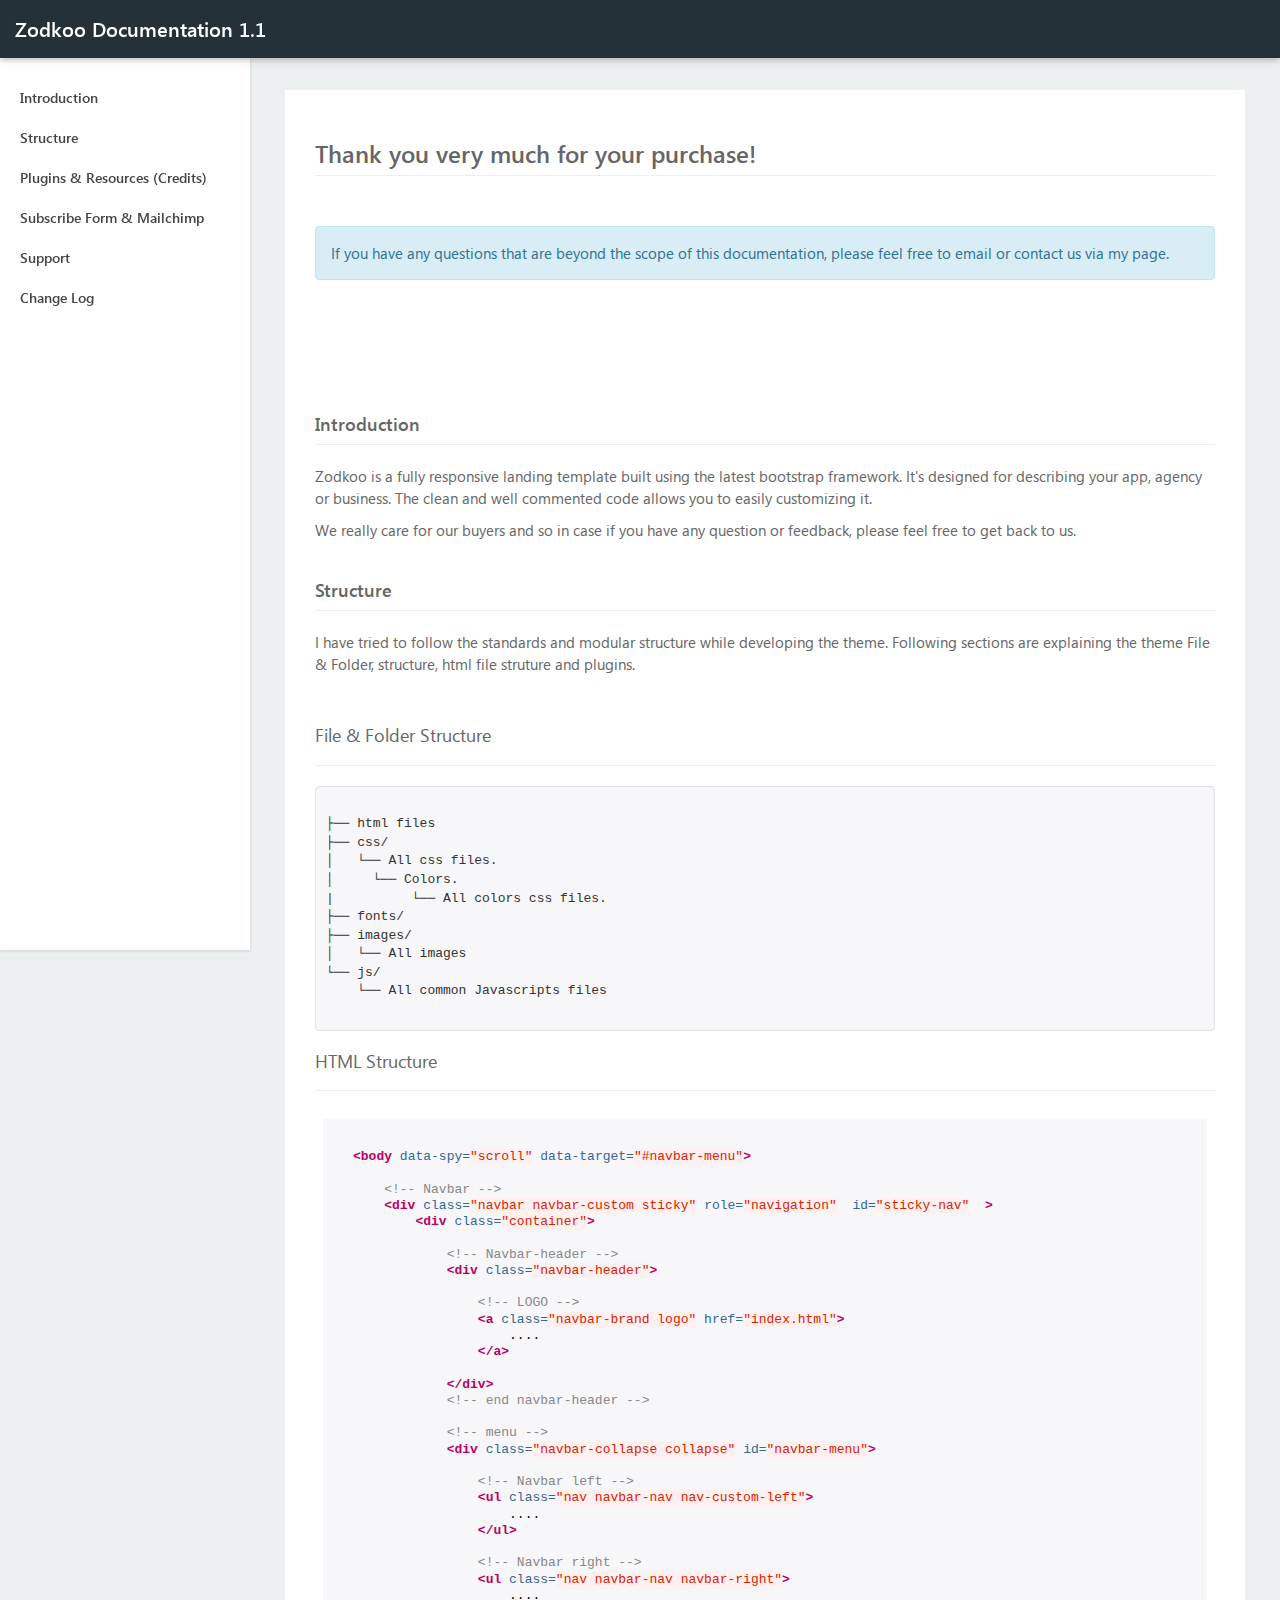
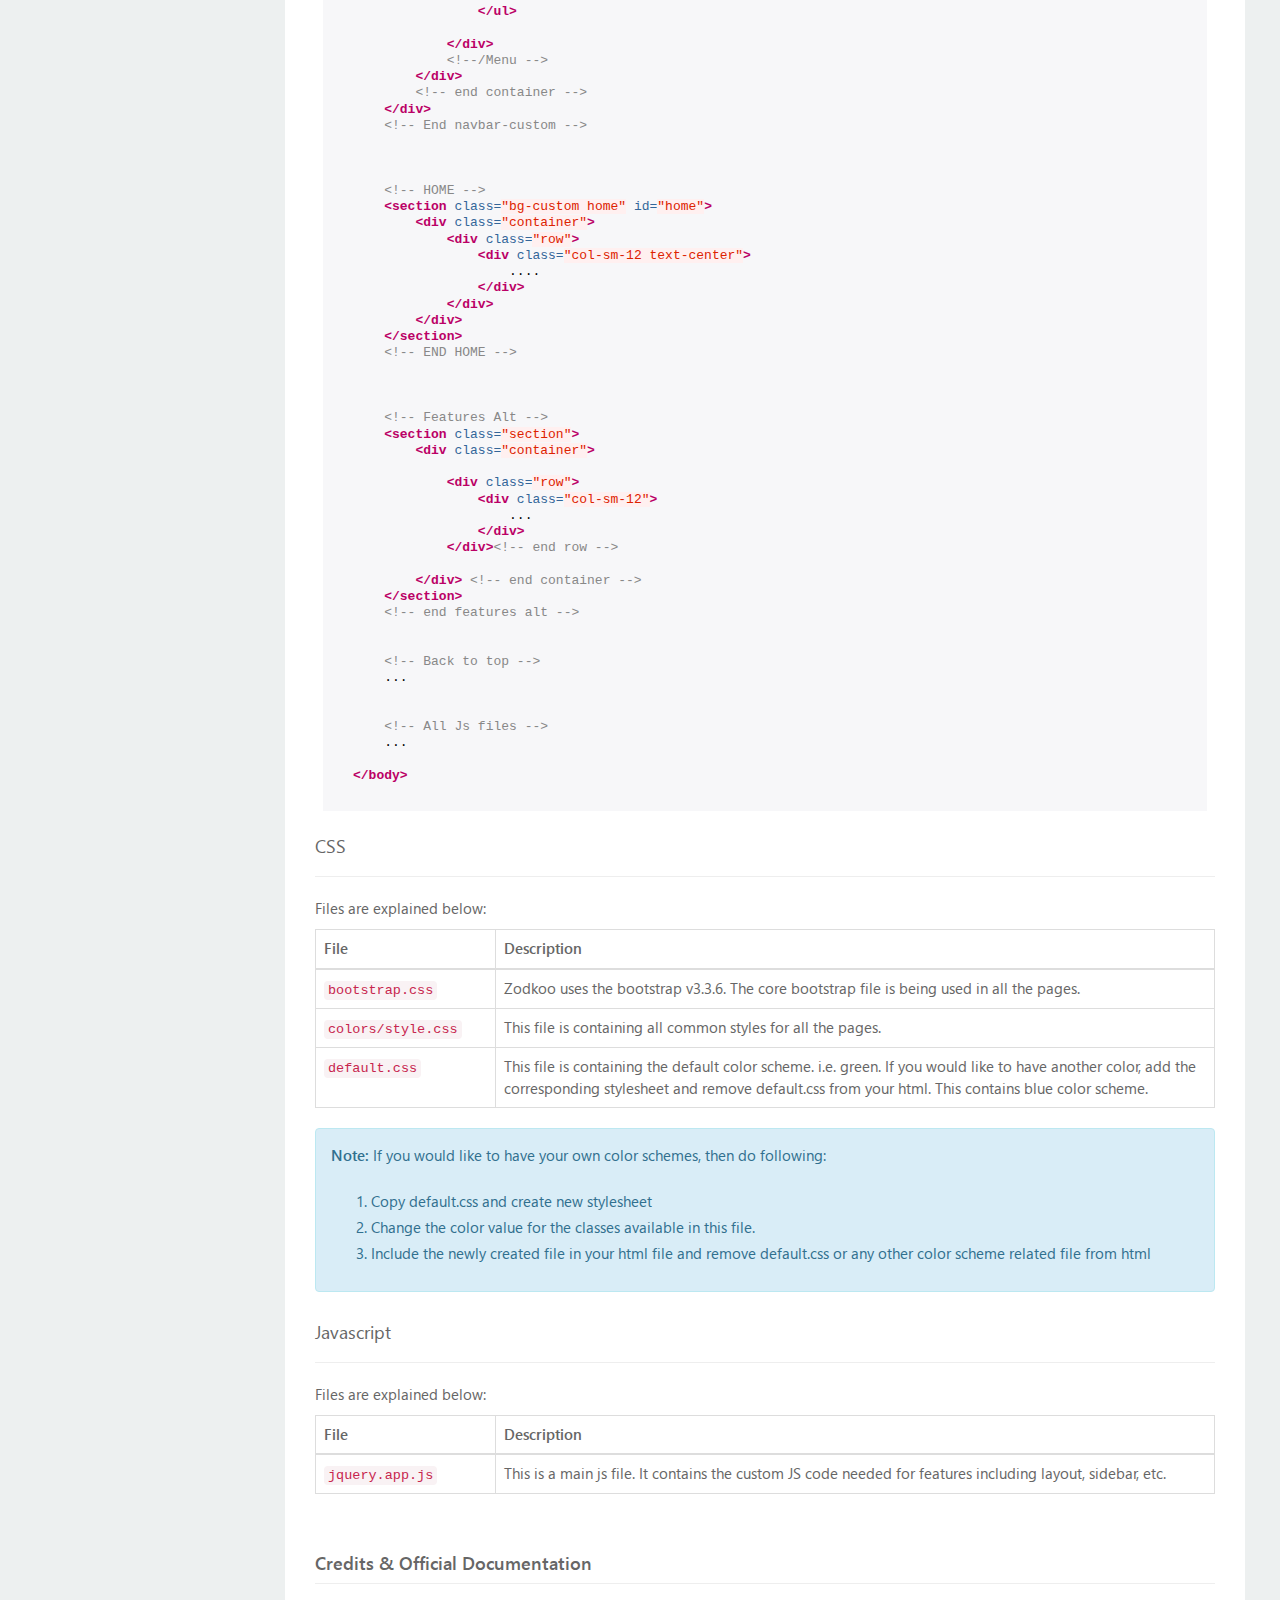
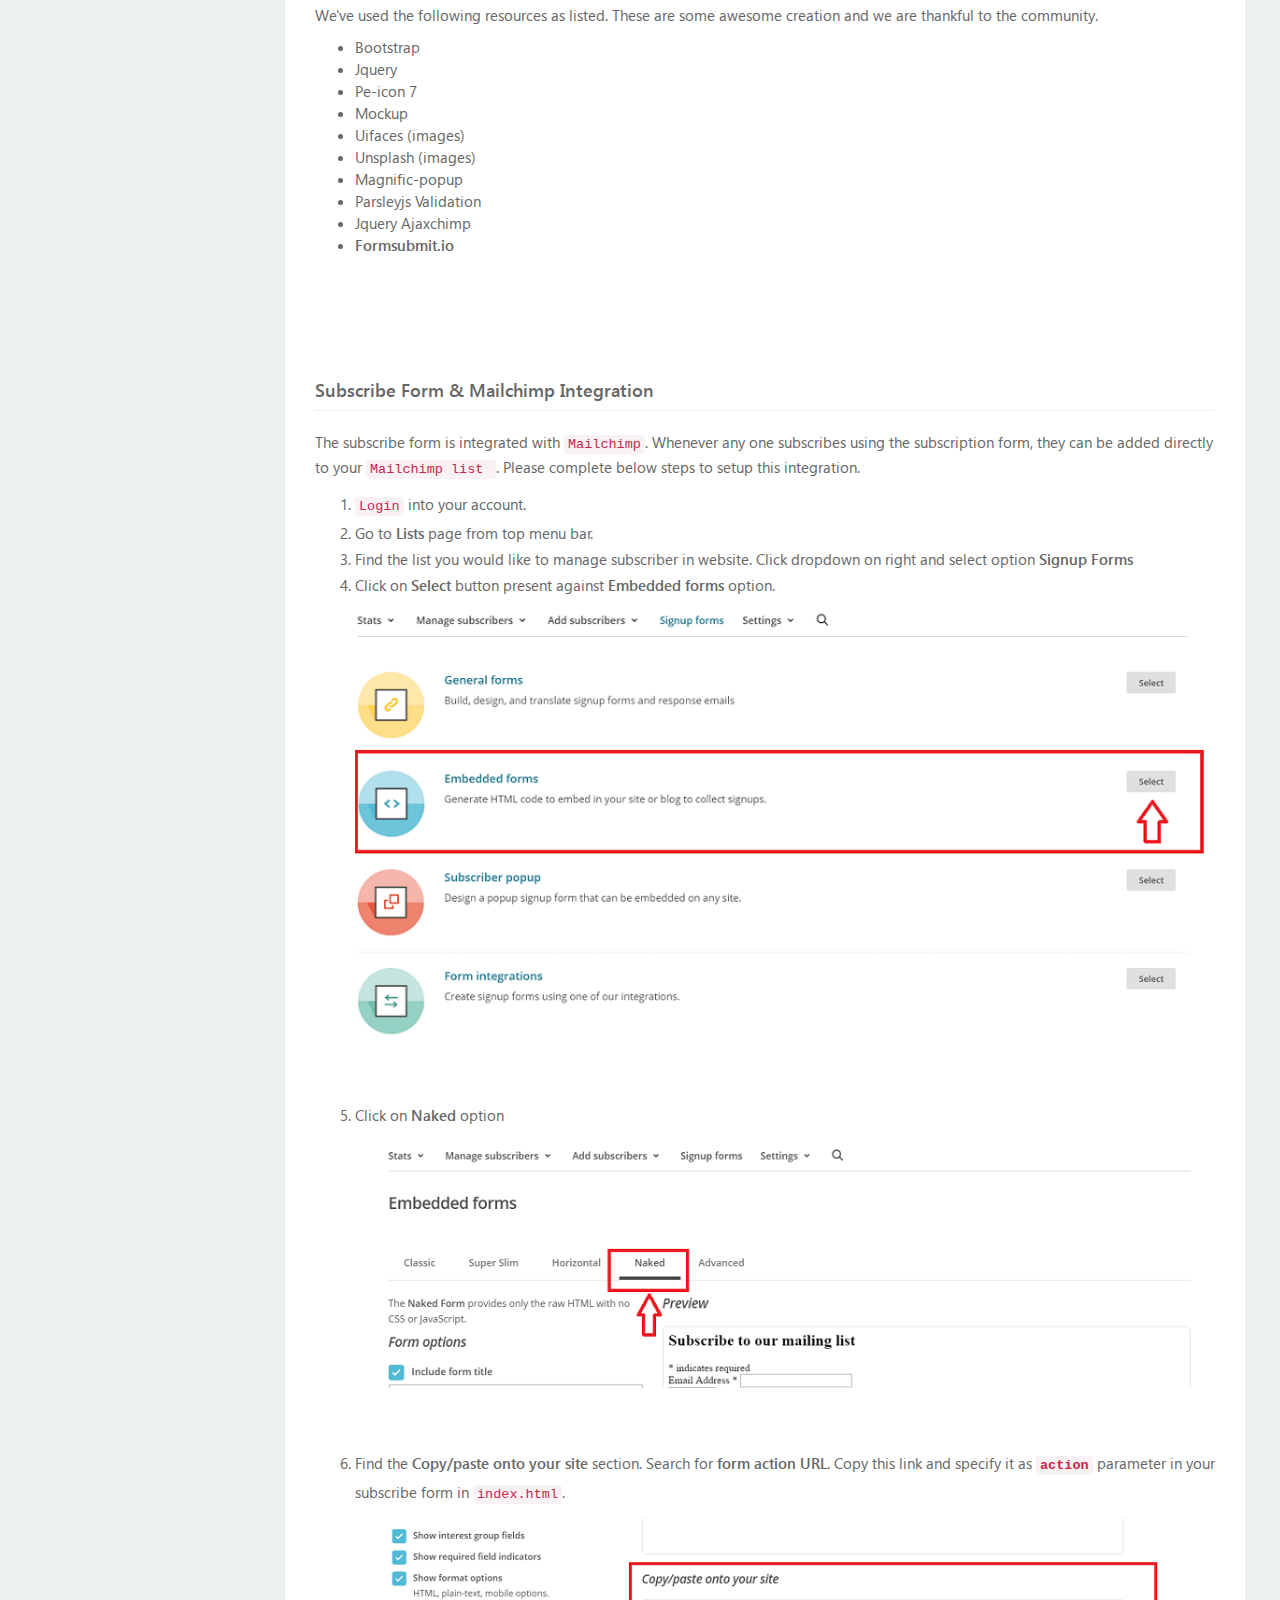
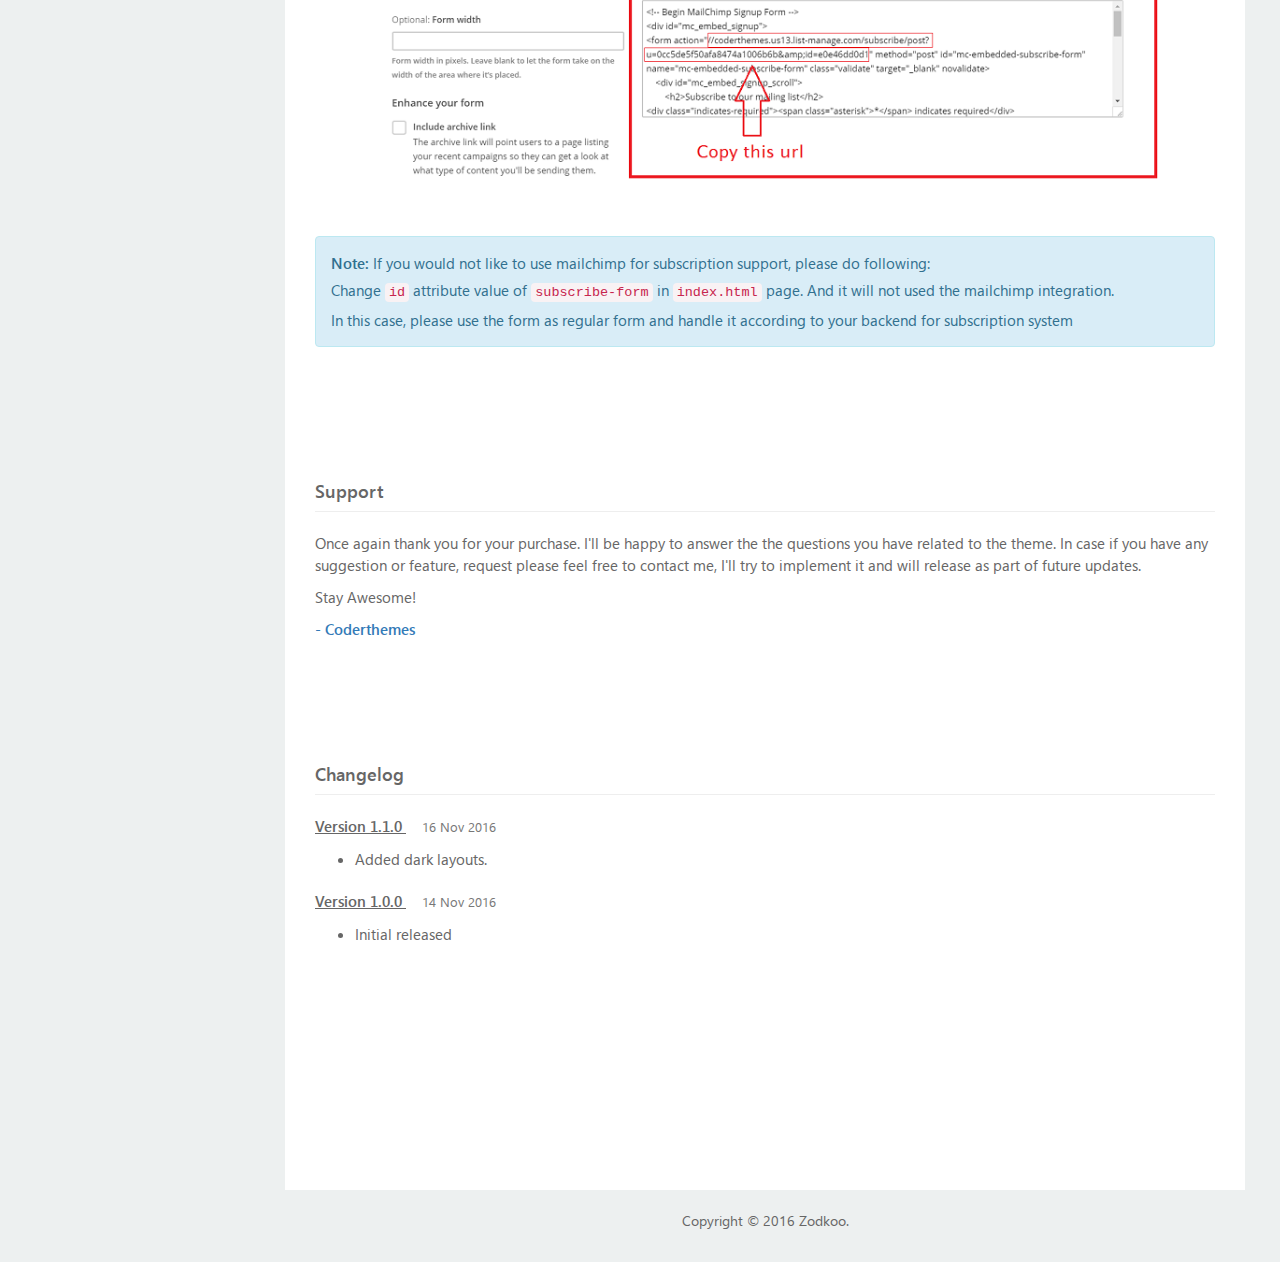
<file: Documentation/index.html>
<!DOCTYPE html>
<html lang="en">

<head>
    <meta charset="utf-8">
    <meta name="viewport" content="width=device-width, initial-scale=1.0">
    <meta name="description" content="">
    <meta name="author" content="Coderthemes">

    <link rel="shortcut icon" href="favicon.ico">

    <title>Zodkoo | Bootstrap Landing Template</title>

    <!-- Google-Fonts -->
    <link href='http://fonts.googleapis.com/css?family=Source+Sans+Pro:100,300,400,600,700,900,400italic'
          rel='stylesheet'>

    <!-- Bootstrap Core CSS -->
    <link href="css/bootstrap.min.css" rel="stylesheet">

    <link rel="stylesheet" type="text/css" href="css/prettify.css"/>

    <!-- Custom CSS -->
    <link href="css/styles.css" rel="stylesheet">

    <!-- HTML5 Shim and Respond.js IE8 support of HTML5 elements and media queries -->
    <!-- WARNING: Respond.js doesn't work if you view the page via file:// -->
    <!--[if lt IE 9]>
    <script src="https://oss.maxcdn.com/libs/html5shiv/3.7.0/html5shiv.js"></script>
    <script src="https://oss.maxcdn.com/libs/respond.js/1.4.2/respond.min.js"></script>
    <![endif]-->

</head>

<body>

<nav class="navbar navbar-default navbar-fixed-top">
    <div class="container-fluid">
        <!-- Brand and toggle get grouped for better mobile display -->
        <div class="navbar-header">
            <a class="navbar-brand" href="#">Zodkoo Documentation 1.1</a>
        </div>

        <!--div><a href="#menu-toggle" class="btn btn-default" id="menu-toggle">Toggle Menu</a></div-->
    </div><!-- /.container-fluid -->
</nav>

<div id="wrapper">

    <!-- Sidebar -->
    <div id="sidebar-wrapper">
        <ul class="sidebar-nav">
            <li>
                <a href="#intro">Introduction</a>
            </li>
            <li>
                <a href="#structure">Structure</a>
            </li>
            <li>
                <a href="#credits">Plugins &amp; Resources (Credits)</a>
            </li>
            <li>
                <a href="#subscribe">Subscribe Form &amp; Mailchimp</a>
            </li>
            <li>
                <a href="#support">Support</a>
            </li>
            <li><a href="#changelog">Change Log</a></li>
        </ul>
    </div>
    <!-- /#sidebar-wrapper -->

    <!-- Page Content -->
    <div id="page-content-wrapper">
        <div class="container-fluid">
            <div class="row">
                <div class="col-lg-12">
                    <div class="right-bar">

                        <div class="com-container">

                            <div id="intro" class="com-container">
                                <h3 class="page-header">Thank you very much for your purchase!</h3>
                                <div class="p-t-20">
                                    <div class="alert alert-info alert-dismissable">
                                        <p>If you have any questions that are beyond the scope of this documentation,
                                            please feel free to email or contact us via my page.</p>
                                    </div>
                                </div>
                            </div>

                            <h4 class="page-header">Introduction</h4>

                            <p>Zodkoo is a fully responsive landing template built using the latest bootstrap framework.
                                It's designed for describing your app, agency or business. The clean and well commented
                                code allows you to easily customizing it.
                            </p>
                            <p>
                                We really care for our buyers and so in case if you have any question or feedback,
                                please feel free to get back to us.
                            </p>


                            <div id="structure" class="com-container">
                                <h4 class="page-header">Structure</h4>
                                <p>I have tried to follow the standards and modular structure while developing the
                                    theme. Following sections are explaining the theme File &amp; Folder, structure,
                                    html file struture and plugins.</p>

                                <div class="row p-t-20">
                                    <div class="col-sm-12">
                                        <h4>File &amp; Folder Structure</h4>
                                        <hr/>

												<pre class="prettyprint">

├── html files
├── css/
│   └── All css files.
│     └── Colors.
|          └── All colors css files.
├── fonts/
├── images/
│   └── All images
└── js/
    └── All common Javascripts files

</pre>


                                        <div class="row">
                                            <div class="col-sm-12 p-t-30">
                                                <h4>HTML Structure</h4>
                                                <hr/>
                                                <p>
                                                    <iframe src="html_str.html" width="100%" height="1300"
                                                            style="border: none"></iframe>
                                                </p>
                                            </div>
                                        </div>

                                        <div class="row">
                                            <div class="col-sm-12 p-t-30">
                                                <h4>CSS</h4>
                                                <hr/>

                                                <p class="m-t-20">Files are explained below: </p>

                                                <table class="table table-bordered m-0">
                                                    <thead>
                                                    <tr>
                                                        <th style="width: 20%;"><i class="ti-file"></i> File</th>
                                                        <th>Description</th>
                                                    </tr>
                                                    </thead>
                                                    <tbody>
                                                    <tr>
                                                        <td>
                                                            <code>bootstrap.css</code>
                                                        </td>
                                                        <td>
                                                            Zodkoo uses the bootstrap v3.3.6. The core bootstrap file is
                                                            being used in all the pages.
                                                        </td>
                                                    </tr>

                                                    <tr>
                                                        <td>
                                                            <code>colors/style.css</code>
                                                        </td>
                                                        <td>
                                                            This file is containing all common styles for all the pages.
                                                        </td>
                                                    </tr>

                                                    <tr>
                                                        <td>
                                                            <code>default.css</code>
                                                        </td>
                                                        <td>
                                                            This file is containing the default color scheme. i.e.
                                                            green. If you would like to have another color, add the
                                                            corresponding stylesheet and remove default.css from your
                                                            html. This contains blue color scheme.
                                                        </td>
                                                    </tr>


                                                    </tbody>
                                                </table>


                                                <div class="alert alert-info alert-dismissable">
                                                    <p><b>Note:</b> If you would like to have your own color schemes,
                                                        then do following:</p>
                                                    <br/>
                                                    <ol>
                                                        <li>Copy default.css and create new stylesheet</li>
                                                        <li>Change the color value for the classes available in this
                                                            file.
                                                        </li>
                                                        <li>Include the newly created file in your html file and remove
                                                            default.css or any other color scheme related file from html
                                                        </li>
                                                    </ol>
                                                </div>


                                            </div>
                                        </div>
                                    </div>

                                    <div class="col-sm-12 p-t-30">
                                        <h4>Javascript</h4>
                                        <hr/>

                                        <p class="m-t-20">Files are explained below: </p>

                                        <table class="table table-bordered m-0">
                                            <thead>
                                            <tr>
                                                <th style="width: 20%;"><i class="ti-file"></i> File</th>
                                                <th>Description</th>
                                            </tr>
                                            </thead>
                                            <tbody>

                                            <tr>
                                                <td>
                                                    <code>jquery.app.js</code>
                                                </td>
                                                <td>
                                                    This is a main js file. It contains the custom JS code needed for
                                                    features including
                                                    layout, sidebar, etc.
                                                </td>
                                            </tr>
                                            </tbody>
                                        </table>
                                    </div>

                                </div>


                                <div id="credits" class="com-container">
                                    <h4 class="page-header">Credits &amp; Official Documentation</h4>
                                    <p>We've used the following resources as listed. These are some awesome creation and
                                        we are thankful to the community.</p>

                                    <ul class="">
                                        <li><a href="http://getbootstrap.com/">Bootstrap</a></li>
                                        <li><a href="https://jquery.com/">Jquery</a></li>
                                        <li><a href="http://www.pixeden.com/icon-fonts/stroke-7-icon-font-set">Pe-icon
                                            7</a></li>
                                        <li><a href="http://www.designlazy.com/macbook-air-iphone-6s-mockup-combo-psd/">Mockup</a>
                                        </li>
                                        <li><a href="http://uifaces.com/">Uifaces (images)</a></li>
                                        <li><a href="https://unsplash.com/">Unsplash (images)</a></li>
                                        <li><a href="http://dimsemenov.com/plugins/magnific-popup/">Magnific-popup</a>
                                        </li>
                                        <li><a href="http://parsleyjs.org/">Parsleyjs Validation</a></li>
                                        <li><a href="https://github.com/scdoshi/jquery-ajaxchimp">Jquery Ajaxchimp</a></li>
                                        <li><a href="https://formsubmit.io/"><b>Formsubmit.io</b></a></li>

                                    </ul>
                                </div>

                                <div id="subscribe" class="com-container">
                                    <h4 class="page-header">Subscribe Form &amp; Mailchimp Integration</h4>
                                    <p>
                                        The subscribe form is integrated with <code><a href="http://mailchimp.com" target="_blank">Mailchimp</a></code>.
                                        Whenever any one subscribes using the subscription form, they can be added directly to your
                                        <code>
                                            <a href="http://kb.mailchimp.com/lists/growth/getting-started-with-lists" target="_blank">Mailchimp list</a>
                                        </code>. Please complete below steps to setup this integration.
                                    </p>

                                    <ol>
                                        <li>
                                            <code><a href="https://login.mailchimp.com/" target="_blank">Login</a></code> into your account.
                                        </li>
                                        <li>
                                            Go to <strong>Lists</strong> page from top menu bar.
                                        </li>
                                        <li>
                                            Find the list you would like to manage subscriber in website. Click dropdown on right and select option <strong>Signup Forms</strong>
                                        </li>
                                        <li>
                                            <p>Click on <strong>Select</strong> button present against <strong>Embedded forms</strong> option.</p>
                                            <p><img src="img/embed_forms.png" class="img img-responsive" /></p>
                                            <br/>
                                            <br/>
                                        </li>
                                        <li>
                                            <p>Click on <strong>Naked</strong> option</p>
                                            <p><img src="img/naked_option.png" class="img img-responsive" /></p>
                                            <br/>
                                            <br/>
                                        </li>
                                        <li>
                                            <p>
                                                Find the <strong>Copy/paste onto your site</strong> section. Search for <strong>form action URL</strong>.
                                                 Copy this link and specify it as <code><strong>action</strong></code> parameter in your subscribe form in <code>index.html</code>.
                                            </p>
                                            <p><img src="img/copy_paste.png" class="img img-responsive" /></p>
                                            <br/>
                                        </li>
                                    </ol>

                                    <div class="alert alert-info alert-dismissable">
                                        <p><b>Note:</b> If you would not like to use mailchimp for subscription support, please do following:</p>
                                        <p>Change <code>id</code> attribute value of <code>subscribe-form</code> in <code>index.html</code> page. And it will not used the mailchimp integration.</li>
                                        </p>
                                        <p>In this case, please use the form as regular form and handle it according to your backend for subscription system</p>
                                    </div>
                                </div>

                                <div id="support" class="com-container">
                                    <h4 class="page-header">Support</h4>
                                    <p class="m-t-20">
                                        Once again thank you for your purchase. I'll be happy to answer the the
                                        questions you have related to the theme.
                                        In case if you have any suggestion or feature, request please feel free to
                                        contact me, I'll try to implement it and will release as part of future updates.
                                    </p>

                                    <p>
                                        Stay Awesome!
                                    </p>
                                    <p class="text-primary">
                                        - <strong>Coderthemes</strong>
                                    </p>
                                </div>

                                <div id="changelog" class="com-container">

                                    <h4 class="page-header">Changelog</h4>

                                    <p style="margin-top: 20px;"><strong
                                            style="text-decoration: underline; font-weight: 900;">Version
                                        1.1.0 </strong> &nbsp;&nbsp;&nbsp;
                                        <small class="text-muted"> 16 Nov 2016</small>
                                    </p>

                                    <ul>
                                        <li>
                                            Added dark layouts.
                                        </li>
                                    </ul>


                                    <p style="margin-top: 20px;"><strong
                                            style="text-decoration: underline; font-weight: 900;">Version
                                        1.0.0 </strong> &nbsp;&nbsp;&nbsp;
                                        <small class="text-muted"> 14 Nov 2016</small>
                                    </p>

                                    <ul>
                                        <li>
                                            Initial released
                                        </li>
                                    </ul>

                                </div>

                            </div>
                        </div>
                    </div>
                </div>
            </div>
            <!-- /#page-content-wrapper -->

            <div class="text-center">
                <p class="copy">Copyright © 2016 Zodkoo.</p>
            </div>
        </div>
        <!-- /#wrapper -->

        <!-- jQuery -->
        <script src="js/jquery.js"></script>

        <!-- Bootstrap Core JavaScript -->
        <script src="js/bootstrap.min.js"></script>

        <script src="js/jquery.easing.min.js"></script>

        <script type="text/javascript" src="js/prettify.js"></script>

        <!-- Menu Toggle Script -->
        <script>

            //jQuery for page scrolling feature - requires jQuery Easing plugin
            $(function () {
                $('.sidebar-nav a').bind('click', function (event) {
                    var $anchor = $(this);
                    $('html, body').stop().animate({
                        scrollTop: $($anchor.attr('href')).offset().top - 100
                    }, 1500, 'easeInOutExpo');
                    event.preventDefault();
                });
            });
        </script>

</body>

</html>
</file>
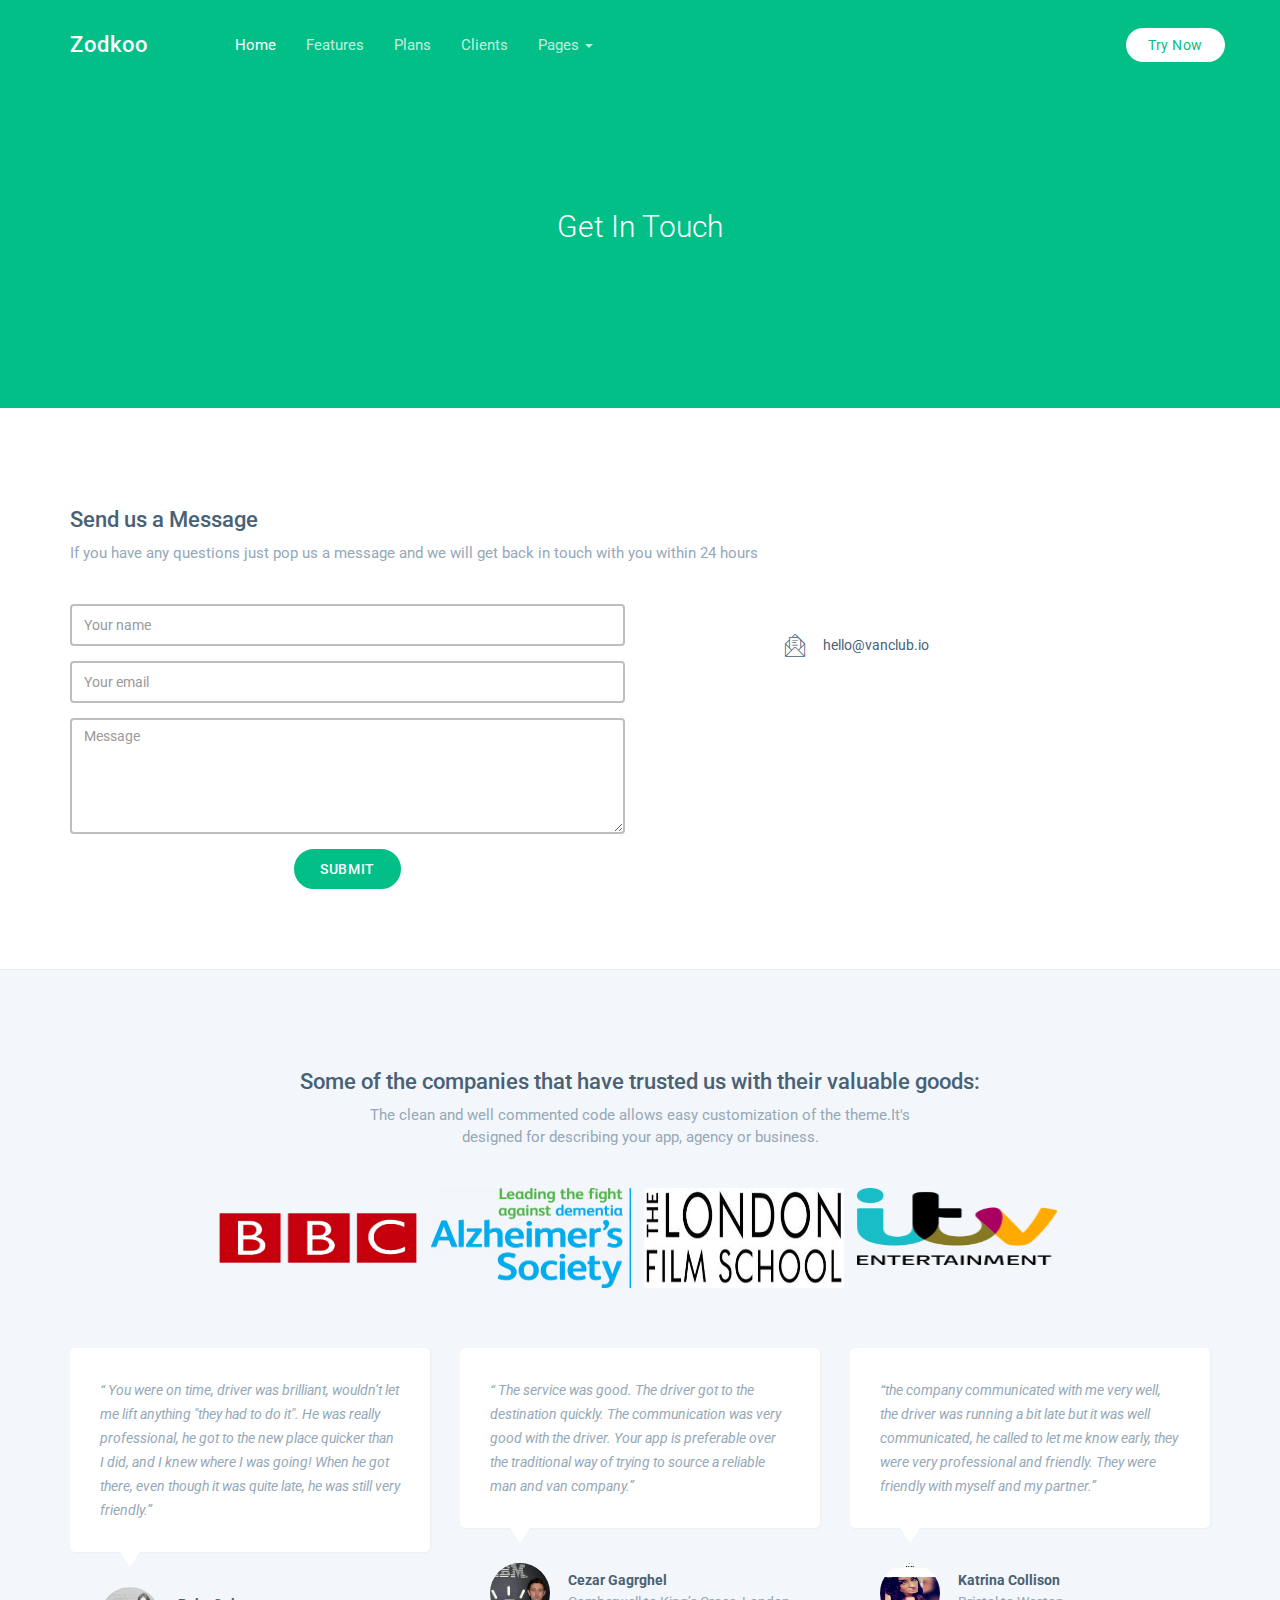
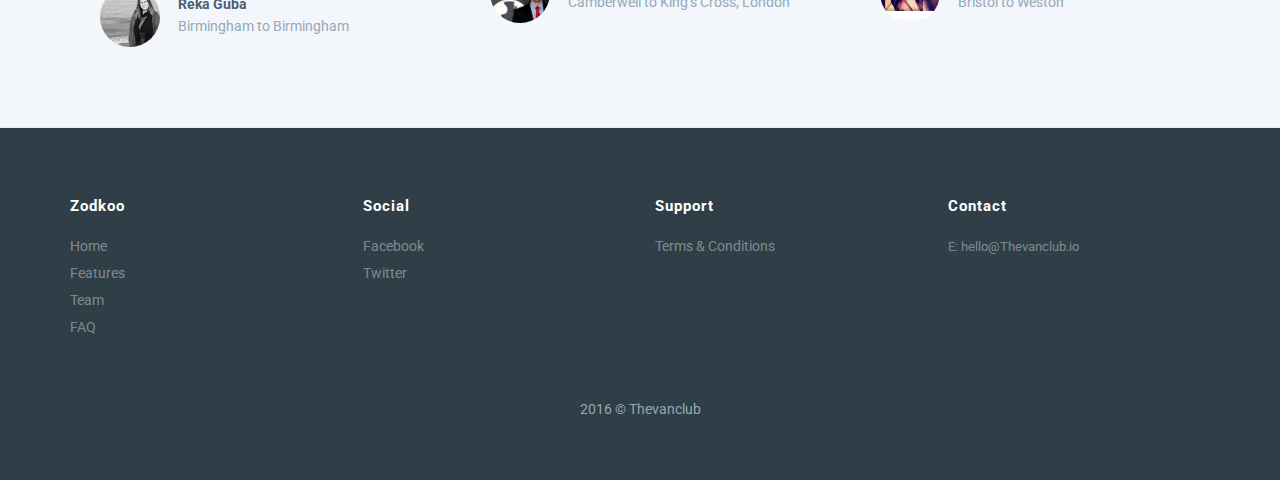
<file: light/contact.html>
<!DOCTYPE html>
<html lang="en">
    <head>
        <meta charset="utf-8" />
        <title>Zodkoo | Bootstrap Landing Template</title>
        <meta name="viewport" content="width=device-width, initial-scale=1.0, maximum-scale=1.0, user-scalable=no" />
        <meta content="A fully responsive landing page template" name="description" />
        <meta content="Coderthemes" name="author" />
        <meta http-equiv="X-UA-Compatible" content="IE=edge" />

        <link rel="shortcut icon" href="images/favicon.ico">

        <link href='https://fonts.googleapis.com/css?family=Pacifico' rel='stylesheet' type='text/css'>
        <link href='https://fonts.googleapis.com/css?family=Roboto:400,300,500,700' rel='stylesheet' type='text/css'>

        <!-- Bootstrap core CSS -->
        <link href="css/bootstrap.min.css" rel="stylesheet">

        <!-- Font Icons CSS -->
        <link href="css/pe-icon-7-stroke.css" rel="stylesheet">

        <!-- Custom styles for this template -->
        <link href="css/style.css" rel="stylesheet">

        <!-- Color style -->
        <link href="css/colors/default.css" rel="stylesheet">


        <!-- HTML5 shim and Respond.js IE8 support of HTML5 tooltipss and media queries -->
        <!--[if lt IE 9]>
          <script src="js/html5shiv.js"></script>
          <script src="js/respond.min.js"></script>
        <![endif]-->

    </head>


    <body data-spy="scroll" data-target="#navbar-menu">

        <!-- Navbar -->
        <div class="navbar navbar-custom navbar-fixed-top sticky" role="navigation" id="sticky-nav">
            <div class="container">

                <!-- Navbar-header -->
                <div class="navbar-header">

                    <!-- Responsive menu button -->
                    <button type="button" class="navbar-toggle" data-toggle="collapse" data-target=".navbar-collapse">
                        <span class="sr-only">Toggle navigation</span>
                        <span class="icon-bar"></span>
                        <span class="icon-bar"></span>
                        <span class="icon-bar"></span>
                    </button>

                    <!-- LOGO -->
                    <a class="navbar-brand logo" href="index.html">
                        Zodkoo
                    </a>

                </div>
                <!-- end navbar-header -->

                <!-- menu -->
                <div class="navbar-collapse collapse" id="navbar-menu">

                    <!-- Navbar left -->
                    <ul class="nav navbar-nav nav-custom-left">
                        <li class="active">
                            <a href="javascript:(0);" class="nav-link">Home</a>
                        </li>
                        <li>
                            <a href="javascript:(0);" class="nav-link">Features</a>
                        </li>
                        <li>
                            <a href="javascript:(0);" class="nav-link">Plans</a>
                        </li>
                        <li>
                            <a href="javascript:(0);" class="nav-link">Clients</a>
                        </li>
                        <li class="dropdown">
                            <a href="#" data-toggle="dropdown">
                                Pages
                                <span class="caret"></span>
                            </a>
                            <ul class="dropdown-menu arrow">
                                <li><a href="contact.html">Contact</a></li>
                                <li><a href="faq.html">FAQ</a></li>
                                <li><a href="jobs.html">Drivers</a></li>
                            </ul>
                        </li>
                    </ul>

                    <!-- Navbar right -->
                    <ul class="nav navbar-nav navbar-right">
                    
                        <li>
                            <button type="button" class="btn btn-white-fill navbar-btn-alt">Try Now</button>
                        </li>
                    </ul>

                </div>
                <!--/Menu -->
            </div>
            <!-- end container -->
        </div>
        <!-- End navbar-custom -->



        <!-- Header title -->
        <section class="bg-custom header-title-box">
            <div class="container">
                <div class="row">
                    <div class="col-sm-12 text-center">
                      <h3 class="text-white">Get In Touch</h3>
                    </div>
                </div>
            </div> <!-- end container -->
        </section>
        <!-- END Header title -->



        <!-- Contact Form -->
        <section class="section">
            <div class="container">

                <div class="row">
                    <div class="col-sm-12">
                        <h3 class="title">Send us a Message</h3>
                        <p class="text-muted sub-title">If you have any questions just pop us a message and we will get back in touch with you within 24 hours</p>
                    </div>
                </div> <!-- end row -->

                <div class="row">

                    <!-- Contact form -->
                    <div class="col-sm-6">
                        <form role="form" name="ajax-form" id="contact-form"
                              action="https://formsubmit.io/send/17a46d93-adb2-4bd5-8694-ec9ba05bf5fd" method="post"
                              class="contact-form" data-parsley-validate novalidate>

                            <div class="form-group">
                                <input class="form-control" id="name2" name="name" placeholder="Your name" type="text" value="" parsley-trigger="change" required>
                            </div>
                            <!-- /Form-name -->

                            <div class="form-group">
                                <input class="form-control" id="email2" name="email" type="email" placeholder="Your email" value="" parsley-trigger="change" required>
                            </div>
                            <!-- /Form-email -->

                            <div class="form-group">
                                <textarea class="form-control" id="message2" name="message" rows="5" placeholder="Message" parsley-trigger="change" required></textarea>
                            </div>
                            <!-- /Form Msg -->

                            <div class="row">            
                                <div class="col-xs-12">
                                    <div id="success-form" class="text-success" style="display: none;">E-mail was successfully sent.</div>
                                    <div class="error text-center" id="err-form"></div>
                                    <div class="text-center">
                                        <button type="submit" class="btn btn-custom" id="send">Submit</button>
                                    </div>
                                </div> <!-- /col -->
                            </div> <!-- /row -->

                        </form> <!-- /form -->
                    </div> <!-- end col -->

                    <div class="col-sm-4 col-sm-offset-1">
                        <div class="contact-box">

                            <div class="contact-detail">
                                <i class="pe-7s-mail-open-file"></i>
                                <p>
                                    <a href="">hello@vanclub.io</a>
                                </p>
                            </div>

                        </div>
                    </div> <!-- end col -->
                </div> <!-- end row -->

            </div> <!-- end container -->
        </section>
        <!-- End Contact Form -->



        <!-- CLIENTS -->
        <!-- Clients -->
        <section class="section bg-light" id="clients">
            <div class="container">
                <div class="row">
                    <div class="col-sm-12 text-center">
                        <h3 class="title">Some of the companies that have trusted us with their valuable goods:</h3>
                        <p class="text-muted sub-title">The clean and well commented code allows easy customization of the theme.It's <br/> designed for describing your app, agency or business.</p>
                    </div>
                </div>
                <!-- end row -->

                <div class="row text-center">
                    <div class="col-sm-12">
                        <ul class="list-inline client-list">
                            <li><a href="" title="Microsoft"><img src="images/clients/bbc-logo.png" height=100 width=200 alt="clients"></a></li>
                            <li><a href="" title="Google"><img src="images/clients/alzheimers_stack_logo2.png" height=100 width=200 alt="clients"></a></li>
                            <li><a href="" title="Instagram"><img src="images/clients/LFS.jpg" height=100 width=200 alt="clients"></a></li>
                            <li><a href="" title="Converse"><img src="images/clients/itv.png" height=100 width=200 alt="clients"></a></li>
                        </ul>


                        <div class="row">
                            <div class="col-md-4">
                                <div class="testimonial-description text-left">
                                    <p class="text-muted">
                                        “ You were on time, driver was brilliant, wouldn’t let me lift anything "they had to do it". He was really professional, he got to the new place quicker than I did, and I knew where I was going! When he got there, even though it was quite late, he was still very friendly.”
                                    </p>
                                </div>

                                <div class="testimonial-user-info user-info text-left">
                                    <div class="testimonial-user-thumb user-thumb">
                                        <img src="images/user4.jpg" alt="user-thumb">
                                    </div>
                                    <div class="testimonial-user-txt user-text">
                                        <label class="testimonial-user-name user-name">Reka Guba</label>
                                        <p class="testimonial-user-position user-position text-muted">Birmingham to Birmingham</p>
                                    </div>
                                </div>
                            </div>

                            <div class="col-md-4">
                                <div class="testimonial-description text-left">
                                    <p class="text-muted">
                                        “ The service was good. The driver got to the destination quickly. The communication was very good with the driver. Your app is preferable over the traditional way of trying to source a reliable man and van company.”
                                    </p>
                                </div>

                                <div class="testimonial-user-info user-info text-left">
                                    <div class="testimonial-user-thumb user-thumb">
                                        <img src="images/user5.jpg" alt="user-thumb">
                                    </div>
                                    <div class="testimonial-user-txt user-text">
                                        <label class="testimonial-user-name user-name">Cezar Gagrghel </label>
                                        <p class="testimonial-user-position user-position text-muted">Camberwell to King’s Cross, London</p>
                                    </div>
                                </div>
                            </div>

                            <div class="col-md-4">
                                <div class="testimonial-description text-left">
                                    <p class="text-muted">
                                        “the company communicated with me very well, the driver was running a bit late but it was well communicated, he called to let me know early, they were very professional and friendly. They were friendly with myself and my partner.”
                                    </p>
                                </div>

                                <div class="testimonial-user-info user-info text-left">
                                    <div class="testimonial-user-thumb user-thumb">
                                        <img src="images/user6.jpg" alt="user-thumb">
                                    </div>
                                    <div class="testimonial-user-txt user-text">
                                        <label class="testimonial-user-name user-name">Katrina Collison </label>
                                        <p class="testimonial-user-position user-position text-muted">Bristol to Weston</p>
                                    </div>
                                </div>
                            </div>

                        </div>
                    </div> <!-- end Col -->

                </div><!-- end row -->

            </div>
        </section>
        <!-- END CLIENTS -->



        <!-- FOOTER -->
        <footer class="section bg-gray footer">
            <div class="container">
                <div class="row">
                    <div class="col-md-3 col-sm-6">
                        <h5>Zodkoo</h5>
                        <ul class="list-unstyled">
                            <li><a href="">Home</a></li>
                            <li><a href="">Features</a></li>
                            <li><a href="">Team</a></li>
                            <li><a href="">FAQ</a></li>
                        </ul>
                    </div>

                    <div class="col-md-3 col-sm-6">
                        <h5>Social</h5>
                        <ul class="list-unstyled">
                            <li><a href="">Facebook</a></li>
                            <li><a href="">Twitter</a></li>
                            
                        </ul>
                    </div>

                    <div class="col-md-3 col-sm-6">
                        <h5>Support</h5>
                        <ul class="list-unstyled">
                            <li><a href="">Terms & Conditions</a></li>
                        </ul>
                    </div>

                    <div class="col-md-3 col-sm-6">
                        <h5>Contact</h5>
                        <address>
                            E: <a href="mailto:#">hello@Thevanclub.io</a>
                        </address>
                    </div>

                </div> <!-- end row -->

                <div class="row">
                    <div class="col-sm-12">
                        <div class="footer-alt text-center">
                            <p class="text-muted m-b-0">2016 © Thevanclub</p>
                        </div>
                    </div>
                </div> <!-- end row -->

            </div> <!-- end container -->
        </footer>
        <!-- END FOOTER -->
        

        <!-- Back to top -->    
        <a href="#" class="back-to-top" id="back-to-top"> <i class="pe-7s-angle-up"> </i> </a>


        <!-- js placed at the end of the document so the pages load faster -->
        <script src="js/jquery-2.1.4.min.js"></script>
        <script src="js/bootstrap.min.js"></script>

        <!-- Jquery easing -->                                                      
        <script type="text/javascript" src="js/jquery.easing.1.3.min.js"></script>

        <!--sticky header-->
        <script type="text/javascript" src="js/jquery.sticky.js"></script>

        <!-- parsley - form validation -->
        <script type="text/javascript" src="js/parsley.min.js"></script>

        <!--common script for all pages-->
        <script src="js/jquery.app.js"></script>

    </body>
</html>
</file>
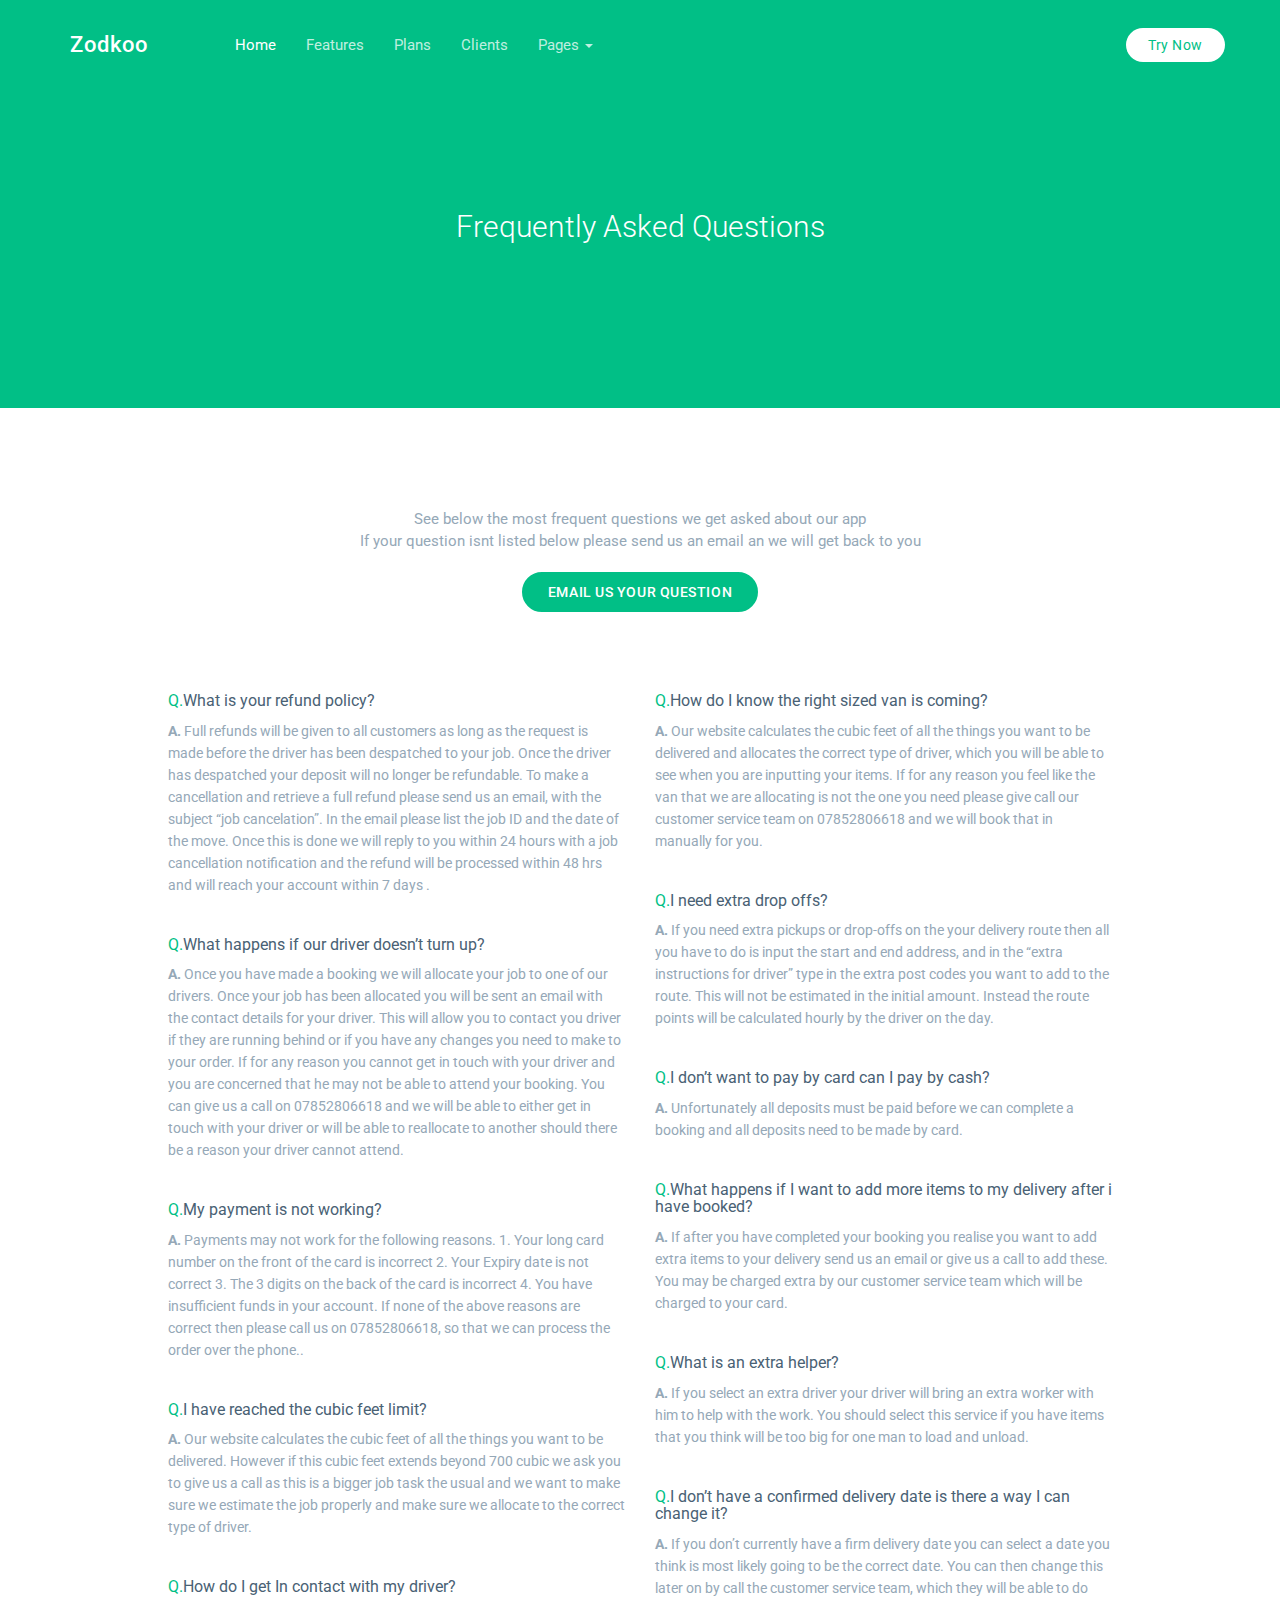
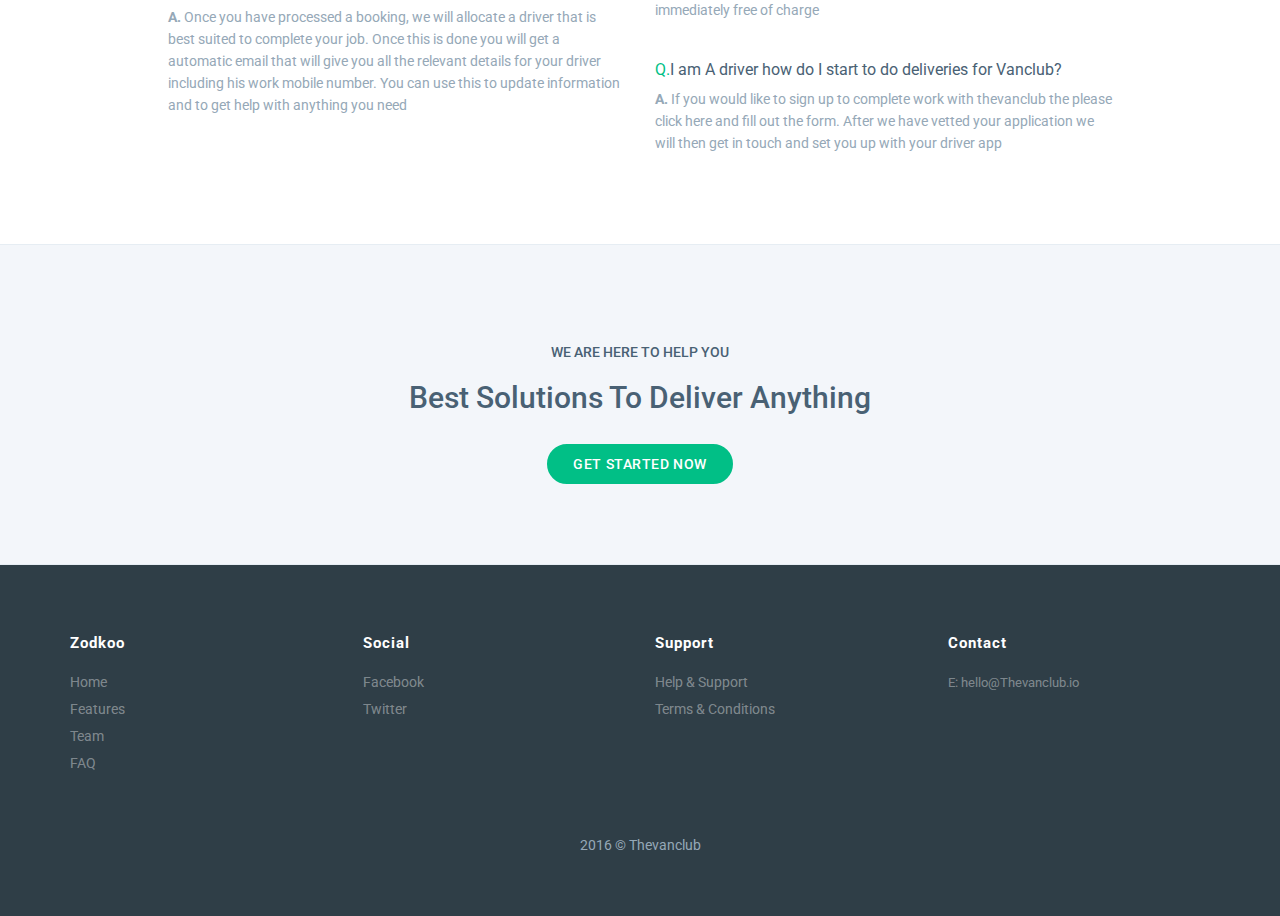
<file: light/faq.html>
<!DOCTYPE html>
<html lang="en">
    <head>
        <meta charset="utf-8" />
        <title>Zodkoo | Bootstrap Landing Template</title>
        <meta name="viewport" content="width=device-width, initial-scale=1.0, maximum-scale=1.0, user-scalable=no" />
        <meta content="A fully responsive landing page template" name="description" />
        <meta content="Coderthemes" name="author" />
        <meta http-equiv="X-UA-Compatible" content="IE=edge" />

        <link rel="shortcut icon" href="images/favicon.ico">

        <!-- Google Fonts -->
        <link href='https://fonts.googleapis.com/css?family=Pacifico' rel='stylesheet' type='text/css'>
        <link href='https://fonts.googleapis.com/css?family=Roboto:400,300,500,700' rel='stylesheet' type='text/css'>

        <!-- Bootstrap core CSS -->
        <link href="css/bootstrap.min.css" rel="stylesheet">

        <!-- Font Icons CSS -->
        <link href="css/pe-icon-7-stroke.css" rel="stylesheet">

        <!-- Custom styles for this template -->
        <link href="css/style.css" rel="stylesheet">

        <!-- Color style -->
        <link href="css/colors/default.css" rel="stylesheet">

        <!-- HTML5 shim and Respond.js IE8 support of HTML5 tooltipss and media queries -->
        <!--[if lt IE 9]>
          <script src="js/html5shiv.js"></script>
          <script src="js/respond.min.js"></script>
        <![endif]-->

    </head>


    <body data-spy="scroll" data-target="#navbar-menu">

        <!-- Navbar -->
        <div class="navbar navbar-custom navbar-fixed-top sticky" role="navigation" id="sticky-nav">
            <div class="container">

                <!-- Navbar-header -->
                <div class="navbar-header">

                    <!-- Responsive menu button -->
                    <button type="button" class="navbar-toggle" data-toggle="collapse" data-target=".navbar-collapse">
                        <span class="sr-only">Toggle navigation</span>
                        <span class="icon-bar"></span>
                        <span class="icon-bar"></span>
                        <span class="icon-bar"></span>
                    </button>

                    <!-- LOGO -->
                    <a class="navbar-brand logo" href="index.html">
                        Zodkoo
                    </a>

                </div>
                <!-- end navbar-header -->

                <!-- menu -->
                <div class="navbar-collapse collapse" id="navbar-menu">

                    <!-- Navbar left -->
                    <ul class="nav navbar-nav nav-custom-left">
                        <li class="active">
                            <a href="javascript:(0);" class="nav-link">Home</a>
                        </li>
                        <li>
                            <a href="javascript:(0);" class="nav-link">Features</a>
                        </li>
                        <li>
                            <a href="javascript:(0);" class="nav-link">Plans</a>
                        </li>
                        <li>
                            <a href="javascript:(0);" class="nav-link">Clients</a>
                        </li>
                        <li class="dropdown">
                            <a href="#" data-toggle="dropdown">
                                Pages
                                <span class="caret"></span>
                            </a>
                            <ul class="dropdown-menu arrow">
                                <li><a href="contact.html">Contact</a></li>
                                <li><a href="faq.html">FAQ</a></li>
                                <li><a href="jobs.html">Drivers</a></li>
                            </ul>
                        </li>
                    </ul>

                    <!-- Navbar right -->
                    <ul class="nav navbar-nav navbar-right">
                        <li>
                            <button type="button" class="btn btn-white-fill navbar-btn-alt">Try Now</button>
                        </li>
                    </ul>

                </div>
                <!--/Menu -->
            </div>
            <!-- end container -->
        </div>
        <!-- End navbar-custom -->



        <!-- Header title -->
        <section class="bg-custom header-title-box">
            <div class="container">
                <div class="row">
                    <div class="col-sm-12 text-center">
                      <h3 class="text-white">Frequently Asked Questions</h3>
                    </div>
                </div>
            </div> <!-- end container -->
        </section>
        <!-- END Header title -->


        <!-- FAQ -->
        <section class="section">
            <div class="container">

                <div class="row">
                    <div class="col-sm-12">
                        <div class="text-center">
                            <div class="title-box-icon title-about">
                                <p class="text-muted sub-title">See below the most frequent questions we get asked about our app <br> If your question isnt listed below please send us an email an we will get back to you<br/><a href="" class="btn btn-custom m-t-20">Email us your question</a></p>

                            </div>
                        </div>
                    </div>
                </div> <!-- end row -->

                <div class="row">
                    <div class="col-md-5 col-md-offset-1">
                        <!-- Question/Answer -->
                        <div>
                            <h4 class="question"><span class="text-custom">Q.</span>What is your refund policy?</h4>
                            <p class="answer text-muted"><b>A. </b>Full refunds will be given to all customers as long as the request is made before the driver has been despatched to your job. Once the driver has despatched your deposit will no longer be refundable. To make a cancellation and retrieve a full refund please send us an email, with the subject “job cancelation”. In the email please list the job ID and the date of the move. Once this is done we will reply to you within 24 hours with a job cancellation notification and the refund will be processed within 48 hrs and will reach your account within 7 days .</p>
                        </div>

                        <!-- Question/Answer -->
                        <div>
                            <h4 class="question"><span class="text-custom">Q.</span>What happens if our driver doesn’t turn up?</h4>
                            <p class="answer text-muted"><b>A. </b>Once you have made a booking we will allocate your job to one of our drivers. Once your job has been allocated you will be sent an email with the contact details for your driver. This will allow you to contact you driver if they are running behind or if you have any changes you need to make to your order. If for any reason you cannot get in touch with your driver and you are concerned that he may not be able to attend your booking. You can give us a call on 07852806618 and we will be able to either get in touch with your driver or will be able to reallocate to another should there be a reason your driver cannot attend.</p>
                        </div>

                        <!-- Question/Answer -->
                        <div>
                            <h4 class="question"><span class="text-custom">Q.</span>My payment is not working?</h4>
                            <p class="answer text-muted"><b>A. </b>Payments may not work for the following reasons. 1. Your long card number on the front of the card is incorrect 2. Your Expiry date is not correct 3. The 3 digits on the back of the card is incorrect 4. You have insufficient funds in your account. If none of the above reasons are correct then please call us on 07852806618, so that we can process the order over the phone..</p>
                        </div>

                        <!-- Question/Answer -->
                        <div>
                            <h4 class="question"><span class="text-custom">Q.</span>I have reached the cubic feet limit?</h4>
                            <p class="answer text-muted"><b>A. </b>Our website calculates the cubic feet of all the things you want to be delivered. However if this cubic feet extends beyond 700 cubic we ask you to give us a call as this is a bigger job task the usual and we want to make sure we estimate the job properly and make sure we allocate to the correct type of driver.</p>
                        </div>
                        
                        <!-- Question/Answer -->
                        <div>
                            <h4 class="question"><span class="text-custom">Q.</span>How do I get In contact with my driver?</h4>
                            <p class="answer text-muted"><b>A. </b>Once you have processed a booking, we will allocate a driver that is best suited to complete your job. Once this is done you will get a automatic email that will give you all the relevant details for your driver including his work mobile number. You can use this to update information and to get help with anything you need</p>
                        </div>
                        
                         
                    </div>
                    <!--/col-md-5 -->

                    <div class="col-md-5">
                        <!-- Question/Answer -->
                        <div>
                            <h4 class="question"><span class="text-custom">Q.</span>How do I know the right sized van is coming?</h4>
                            <p class="answer text-muted"><b>A. </b>Our website calculates the cubic feet of all the things you want to be delivered and allocates the correct type of driver, which you will be able to see when you are inputting your items. If for any reason you feel like the van that we are allocating is not the one you need please give call our customer service team on 07852806618 and we will book that in manually for you.</p>
                        </div>

                        <!-- Question/Answer -->
                        <div>
                            <h4 class="question"><span class="text-custom">Q.</span>I need extra drop offs?</h4>
                            <p class="answer text-muted"><b>A. </b>If you need extra pickups or drop-offs on the your delivery route then all you have to do is input the start and end address, and in the “extra instructions for driver” type in the extra post codes you want to add to the route. This will not be estimated in the initial amount. Instead the route points will be calculated hourly by the driver on the day.</p>
                        </div>

                        <!-- Question/Answer -->
                        <div>
                            <h4 class="question"><span class="text-custom">Q.</span>I don’t want to pay by card can I pay by cash?</h4>
                            <p class="answer text-muted"><b>A. </b>Unfortunately all deposits must be paid before we can complete a booking and all deposits need to be made by card.</p>
                        </div>

                        <!-- Question/Answer -->
                        <div>
                            <h4 class="question"><span class="text-custom">Q.</span>What happens if I want to add more items to my delivery after i have booked?</h4>
                            <p class="answer text-muted"><b>A. </b>If after you have completed your booking you realise you want to add extra items to your delivery send us an email or give us a call to add these. You may be charged extra by our customer service team which will be charged to your card.</p>
                        </div>
                        
                        <!-- Question/Answer -->
                        <div>
                            <h4 class="question"><span class="text-custom">Q.</span>What is an extra helper?</h4>
                            <p class="answer text-muted"><b>A. </b>If you select an extra driver your driver will bring an extra worker with him to help with the work. You should select this service if you have items that you think will be too big for one man to load and unload.</p>
                        </div>
                        
                        <!-- Question/Answer -->
                        <div>
                            <h4 class="question"><span class="text-custom">Q.</span>I don’t have a confirmed delivery date is there a way I can change it?</h4>
                            <p class="answer text-muted"><b>A. </b>If you don’t currently have a firm delivery date you can select a date you think is most likely going to be the correct date. You can then change this later on by call the customer service team, which they will be able to do immediately free of charge</p>
                        </div>
                        
                        <!-- Question/Answer -->
                        <div>
                            <h4 class="question"><span class="text-custom">Q.</span>I am A driver how do I start to do deliveries for Vanclub?</h4>
                            <p class="answer text-muted"><b>A. </b>If you would like to sign up to complete work with thevanclub the please click here and fill out the form. After we have vetted your application we will then get in touch and set you up with your driver app</p>
                        </div>
                        
                    </div>
                    <!--/col-md-5-->
                </div>
                <!-- end row -->

            </div> <!-- end container -->
        </section>
        <!-- END FAQ -->



        <!-- CTA -->
        <section class="section bg-light">
            <div class="container">

                <div class="row text-center">
                    <div class="col-sm-10 col-sm-offset-1">
                        <h5 class="text-uppercase m-t-0">We are Here to Help You</h5>
                        <h2>Best Solutions To Deliver Anything</h2>
                        <a href="" class="btn btn-custom m-t-20">Get Started Now</a>
                    </div>
                </div>

            </div>
        </section>
        <!-- END CTA -->


        <!-- FOOTER -->
        <footer class="section bg-gray footer">
            <div class="container">
                <div class="row">
                    <div class="col-md-3 col-sm-6">
                        <h5>Zodkoo</h5>
                        <ul class="list-unstyled">
                            <li><a href="">Home</a></li>
                            <li><a href="">Features</a></li>
                            <li><a href="">Team</a></li>
                            <li><a href="">FAQ</a></li>
                        </ul>
                    </div>

                    <div class="col-md-3 col-sm-6">
                        <h5>Social</h5>
                        <ul class="list-unstyled">
                            <li><a href="">Facebook</a></li>
                            <li><a href="">Twitter</a></li>
                        </ul>
                    </div>

                    <div class="col-md-3 col-sm-6">
                        <h5>Support</h5>
                        <ul class="list-unstyled">
                            <li><a href="">Help & Support</a></li>
                            <li><a href="">Terms & Conditions</a></li>
                        </ul>
                    </div>

                    <div class="col-md-3 col-sm-6">
                        <h5>Contact</h5>
                        <address>
                           
                            E: <a href="mailto:#">hello@Thevanclub.io</a>
                        </address>
                    </div>

                </div> <!-- end row -->

                <div class="row">
                    <div class="col-sm-12">
                        <div class="footer-alt text-center">
                            <p class="text-muted m-b-0">2016 © Thevanclub</p>
                        </div>
                    </div>
                </div> <!-- end row -->

            </div> <!-- end container -->
        </footer>
        <!-- END FOOTER -->
        

        <!-- Back to top -->    
        <a href="#" class="back-to-top" id="back-to-top"> <i class="pe-7s-angle-up"> </i> </a>


        <!-- js placed at the end of the document so the pages load faster -->
        <script src="js/jquery-2.1.4.min.js"></script>
        <script src="js/bootstrap.min.js"></script>

        <!-- Jquery easing -->                                                      
        <script type="text/javascript" src="js/jquery.easing.1.3.min.js"></script>

        <!--sticky header-->
        <script type="text/javascript" src="js/jquery.sticky.js"></script>

        <!--common script for all pages-->
        <script src="js/jquery.app.js"></script>

    </body>
</html>
</file>
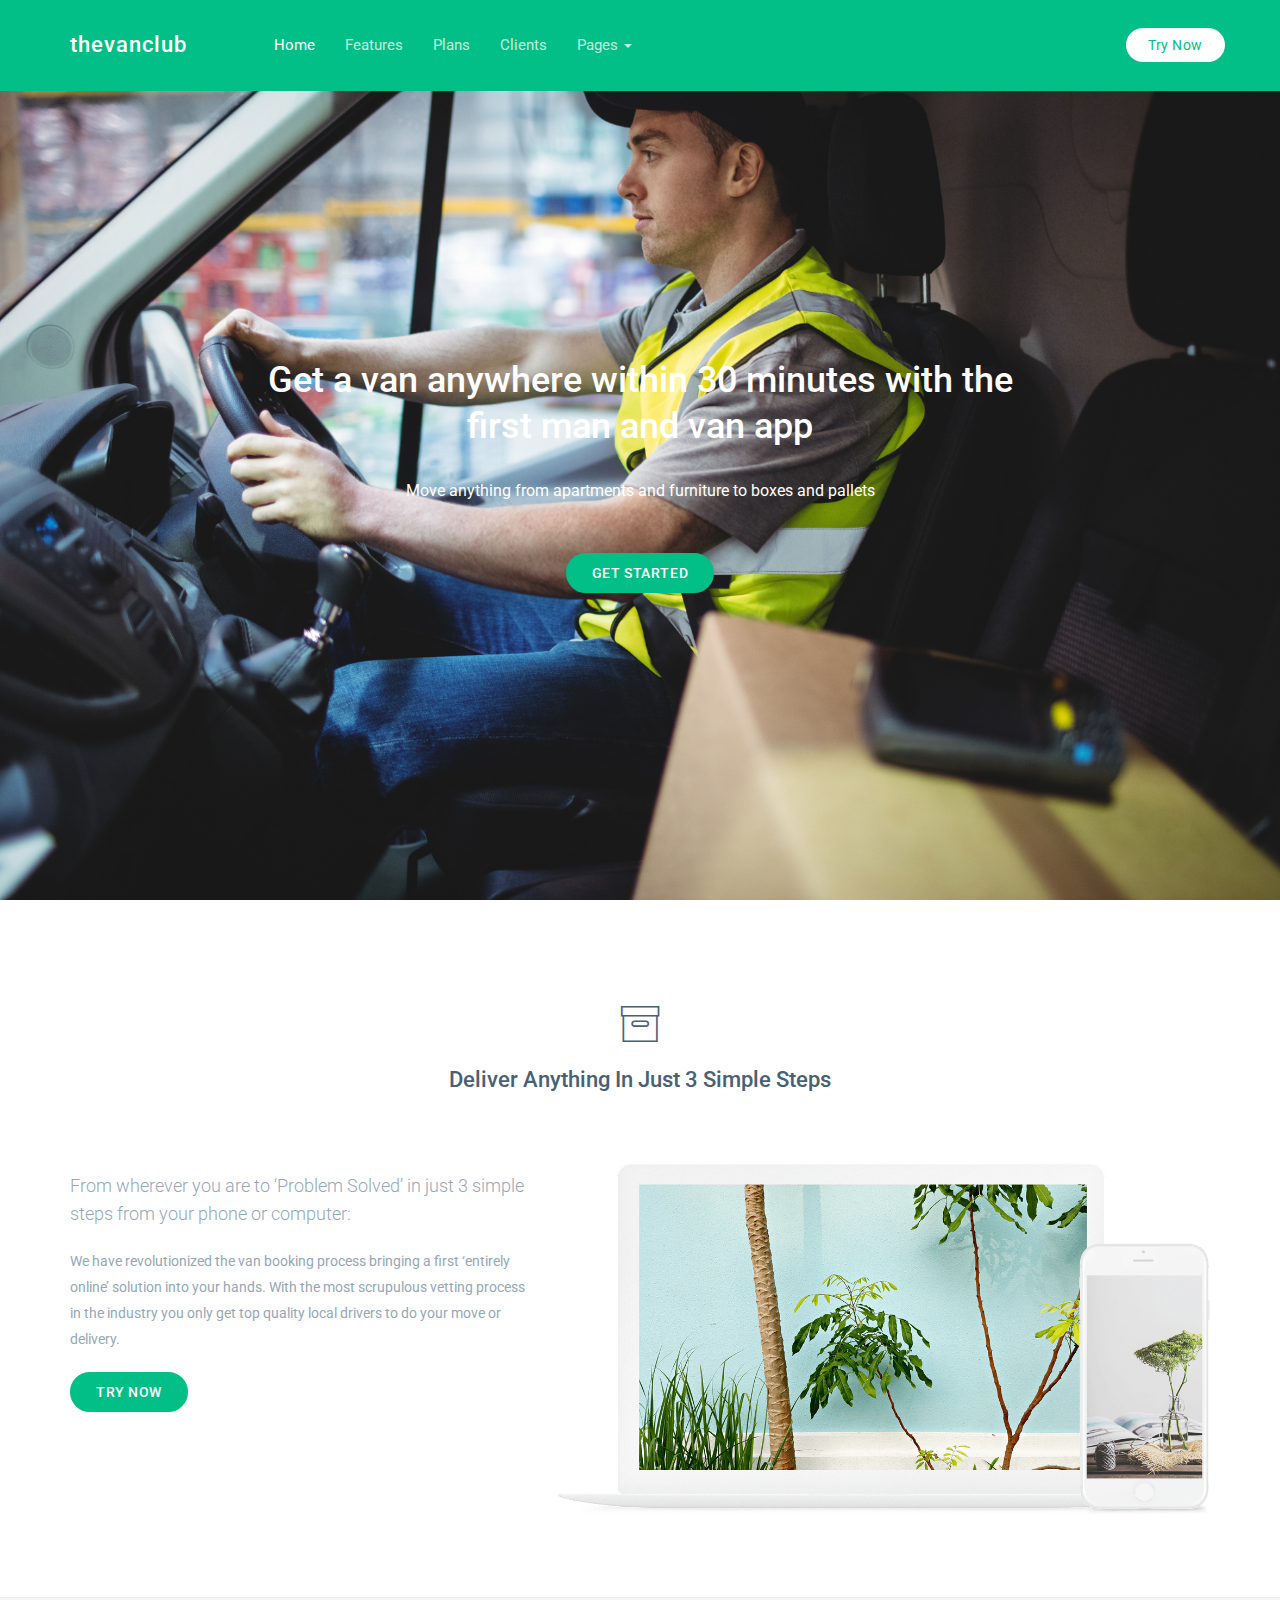
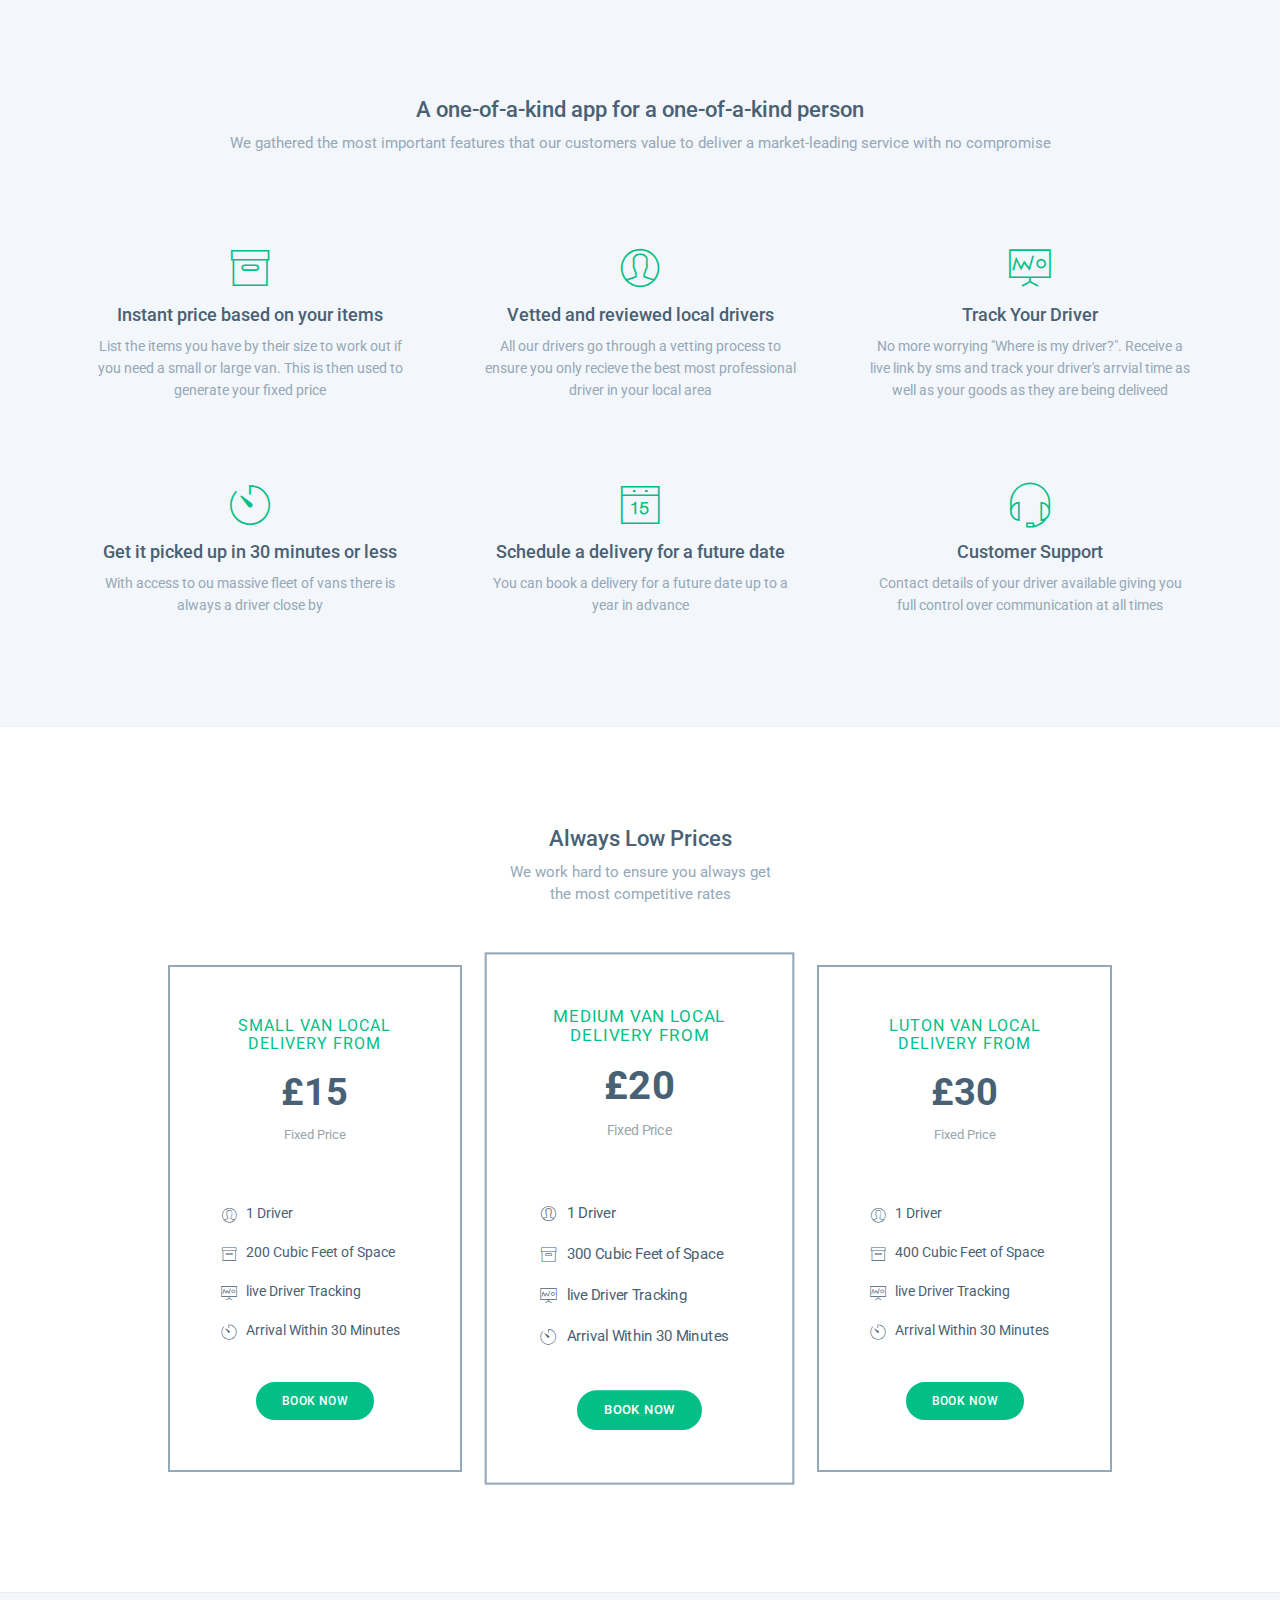
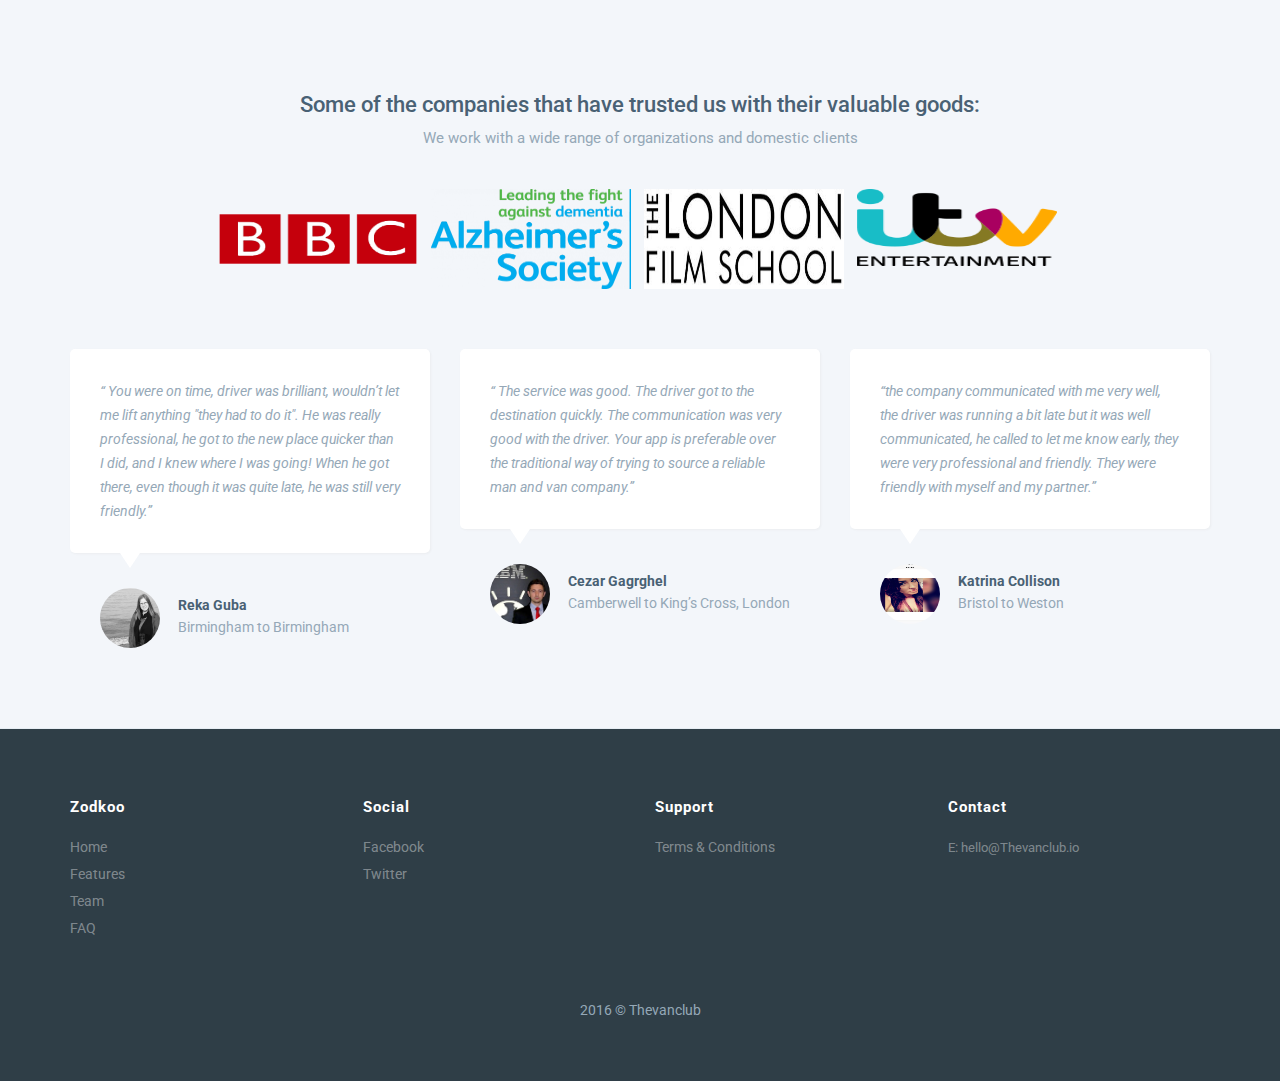
<file: light/index_2.html>
<!DOCTYPE html>
<html lang="en">
    <head>
        <meta charset="utf-8" />
        <title>Zodkoo | Bootstrap Landing Template</title>
        <meta name="viewport" content="width=device-width, initial-scale=1.0, maximum-scale=1.0, user-scalable=no" />
        <meta content="A fully responsive landing page template" name="description" />
        <meta content="Coderthemes" name="author" />
        <meta http-equiv="X-UA-Compatible" content="IE=edge" />

        <link rel="shortcut icon" href="images/favicon.ico">

        <!-- Google Fonts -->
        <link href='https://fonts.googleapis.com/css?family=Pacifico' rel='stylesheet' type='text/css'>
        <link href='https://fonts.googleapis.com/css?family=Roboto:400,300,500,700' rel='stylesheet' type='text/css'>

        <!-- Bootstrap core CSS -->
        <link href="css/bootstrap.min.css" rel="stylesheet">

        <!-- Font Icons CSS -->
        <link href="css/pe-icon-7-stroke.css" rel="stylesheet">

        <!-- Custom styles for this template -->
        <link href="css/style.css" rel="stylesheet">

        <!-- Color style -->
        <link href="css/colors/default.css" rel="stylesheet">
        
        <!-- HTML5 shim and Respond.js IE8 support of HTML5 tooltipss and media queries -->
        <!--[if lt IE 9]>
          <script src="js/html5shiv.js"></script>
          <script src="js/respond.min.js"></script>
        <![endif]-->

    </head>


    <body data-spy="scroll" data-target="#navbar-menu">

        <!-- Navbar -->
        <div class="navbar navbar-custom navbar-fixed-top sticky" role="navigation" id="sticky-nav">
            <div class="container">

                <!-- Navbar-header -->
                <div class="navbar-header">

                    <!-- Responsive menu button -->
                    <button type="button" class="navbar-toggle" data-toggle="collapse" data-target=".navbar-collapse">
                        <span class="sr-only">Toggle navigation</span>
                        <span class="icon-bar"></span>
                        <span class="icon-bar"></span>
                        <span class="icon-bar"></span>
                    </button>

                    <!-- LOGO -->
                    <a class="navbar-brand logo" href="index.html">
                        thevanclub
                        
                    </a>

                </div>
                <!-- end navbar-header -->

                <!-- menu -->
                <div class="navbar-collapse collapse" id="navbar-menu">

                    <!-- Navbar left -->
                    <ul class="nav navbar-nav nav-custom-left">
                        <li class="active">
                            <a href="#home" class="nav-link">Home</a>
                        </li>
                        <li>
                            <a href="#features" class="nav-link">Features</a>
                        </li>
                        <li>
                            <a href="#pricing" class="nav-link">Plans</a>
                        </li>
                        <li>
                            <a href="#clients" class="nav-link">Clients</a>
                        </li>
                        <li class="dropdown">
                            <a href="#" data-toggle="dropdown">
                                Pages
                                <span class="caret"></span>
                            </a>
                            <ul class="dropdown-menu arrow">
                                <li><a href="contact.html">Contact</a></li>
                                <li><a href="faq.html">FAQ</a></li>
                                <li><a href="jobs.html">Drivers</a></li>
                            </ul>
                        </li>
                    </ul>

                    <!-- Navbar right -->
                    <ul class="nav navbar-nav navbar-right">
                        
                        <li>
                            <button type="button" class="btn btn-white-fill navbar-btn-alt">Try Now</button>
                        </li>
                    </ul>

                </div>
                <!--/Menu -->
            </div>
            <!-- end container -->
        </div>
        <!-- End navbar-custom -->



        <!-- HOME -->
        <section class="home bg-img-1" id="home">
            <div class="container">
                <div class="row">
                    <div class="col-sm-12 text-center">
                        <div class="home-fullscreen" id="home-fullscreen">
                            <div class="full-screen">
                                <div class="home-wrapper home-wrapper-alt">
                                    <h1 class="font-light">Get a van anywhere within 30 minutes with the first man and van app</h1>
                                    <h4 class="text-white">Move anything from apartments and furniture to boxes and pallets</h4>
                                    <a href="/dash" class="btn btn-custom">Get Started</a>
                                </div>
                            </div>
                        </div>
                    </div>
                </div>
            </div>
        </section>
        <!-- END HOME -->



        <!-- Features Alt -->
        <section class="section">
            <div class="container">

                <div class="row">
                    <div class="col-sm-12">
                        <div class="text-center">
                            <div class="title-box-icon">
                                <i class="pe-7s-box1"></i>
                                <h3 class="title">Deliver Anything In Just 3 Simple Steps</h3>
                            </div>
                        </div>
                    </div>
                </div><!-- end row -->

                <div class="row">
                    <div class="col-sm-5">
                        <div class="feat-description">
                            <h4 class="text-muted">From wherever you are to ‘Problem Solved’ in just 3 simple steps from your phone or computer:</h4>
                           
                            <p class="text-muted">We have revolutionized the van booking process bringing a first ‘entirely online’ solution into your hands. With the most scrupulous vetting process in the industry you only get top quality local drivers to do your move or delivery.</p>

                            <a href="/dash" class="btn btn-custom">Try Now</a>
                        </div>
                    </div>

                    <div class="col-sm-7">
                        <img src="images/macbook.png" alt="img" class="img-responsive">
                    </div>

                </div><!-- end row -->

            </div> <!-- end container -->
        </section>
        <!-- end features alt -->


        <!-- Features -->
        <section class="section bg-light" id="features">
            <div class="container">

                <div class="row">
                    <div class="col-sm-12 text-center">
                        <h3 class="title">A one-of-a-kind app for a one-of-a-kind person</h3>
                        <p class="text-muted sub-title">We gathered the most important features that our customers value to deliver a market-leading service with no compromise</p>
                    </div>
                </div> <!-- end row -->

                <div class="row">
                    <div class="col-sm-4">
                        <div class="features-box">
                            <i class="pe-7s-box1"></i>
                            <h4>Instant price based on your items</h4>
                            <p class="text-muted">List the items you have by their size to work out if you need a small or large van. This is then used to generate your fixed price</p>
                        </div>
                    </div>

                    <div class="col-sm-4">
                        <div class="features-box">
                            <i class="pe-7s-user"></i>
                            <h4>Vetted and reviewed local drivers</h4>
                            <p class="text-muted">All our drivers go through a vetting process to ensure you only recieve the best most professional driver in your local area</p>
                        </div>
                    </div>

                    <div class="col-sm-4">
                        <div class="features-box">
                            <i class="pe-7s-display1"></i>
                            <h4>Track Your Driver 
</h4>
                            <p class="text-muted">No more worrying "Where is my driver?". Receive a live link by sms and track your driver's arrvial time as well as your goods as they are being deliveed</p>
                        </div>
                    </div>

                </div> <!-- end row -->


                <div class="row">
                    <div class="col-sm-4">
                        <div class="features-box">
                            <i class="pe-7s-timer"></i>
                            <h4>Get it picked up in 30 minutes or less</h4>
                            <p class="text-muted">With access to ou massive fleet of vans there is always a driver close by</p>
                        </div>
                    </div>

                    <div class="col-sm-4">
                        <div class="features-box">
                            <i class="pe-7s-date"></i>
                            <h4>Schedule a delivery for a future date</h4>
                            <p class="text-muted">You can book a delivery for a future date up to a year in advance</p>
                        </div>
                    </div>

                    <div class="col-sm-4">
                        <div class="features-box">
                            <i class="pe-7s-headphones"></i>
                            <h4>Customer Support</h4>
                            <p class="text-muted">Contact details of your driver available giving you full control over communication at all times</p>
                        </div>
                    </div>

                </div> <!-- end row -->

            </div> <!-- end container -->
        </section>
        <!-- end Features -->



        <!-- PRICING -->
        <section class="section" id="pricing">
            <div class="container">

                <div class="row">
                    <div class="col-sm-12 text-center">
                        <h3 class="title">Always Low Prices</h3>
                        <p class="text-muted sub-title">We work hard to ensure you always get <br> the most competitive rates</p>
                    </div>
                </div> <!-- end row -->


                <div class="row">
                    <div class="col-lg-10 col-lg-offset-1">
                        <div class="row">

                            <!--Pricing Column-->
                            <article class="pricing-column col-md-4">
                                <div class="inner-box">
                                    <div class="plan-header text-center">
                                        <h3 class="plan-title">Small Van local Delivery From</h3>
                                        <h2 class="plan-price">£15</h2>
                                        <div class="plan-duration">Fixed Price</div>
                                    </div>
                                    <ul class="plan-stats list-unstyled">
                                        <li> <i class="pe-7s-user"></i>1 Driver</li>
                                        <li> <i class="pe-7s-box1"></i>200 Cubic Feet of Space</li>
                                        <li> <i class="pe-7s-display1"></i>live Driver Tracking</li>
                                        <li> <i class="pe-7s-timer"></i>Arrival Within 30 Minutes</li>
                                    </ul>

                                    <div class="text-center">
                                        <a href="#" class="btn btn-sm btn-custom">Book Now</a>
                                    </div>
                                </div>
                            </article>


                            <!--Pricing Column-->
                            <article class="pricing-column col-md-4">
                                <div class="inner-box active">
                                    <div class="plan-header text-center">
                                        <h3 class="plan-title">Medium Van local Delivery From</h3>
                                        <h2 class="plan-price">£20</h2>
                                        <div class="plan-duration">Fixed Price</div>
                                    </div>
                                    <ul class="plan-stats list-unstyled">
                                        <li> <i class="pe-7s-user"></i>1 Driver</li>
                                        <li> <i class="pe-7s-box1"></i>300 Cubic Feet of Space</li>
                                        <li> <i class="pe-7s-display1"></i>live Driver Tracking</li>
                                        <li> <i class="pe-7s-timer"></i>Arrival Within 30 Minutes</li>
                                    </ul>

                                    <div class="text-center">
                                        <a href="#" class="btn btn-sm btn-custom">Book Now</a>
                                    </div>
                                </div>
                            </article>


                            <!--Pricing Column-->
                            <article class="pricing-column col-md-4">
                                <div class="inner-box">
                                    <div class="plan-header text-center">
                                        <h3 class="plan-title">Luton Van local Delivery From</h3>
                                        <h2 class="plan-price">£30</h2>
                                        <div class="plan-duration">Fixed Price</div>
                                    </div>
                                    <ul class="plan-stats list-unstyled">
                                        <li> <i class="pe-7s-user"></i>1 Driver</li>
                                        <li> <i class="pe-7s-box1"></i>400 Cubic Feet of Space</li>
                                        <li> <i class="pe-7s-display1"></i>live Driver Tracking</li>
                                        <li> <i class="pe-7s-timer"></i>Arrival Within 30 Minutes</li>
                                    </ul>

                                    <div class="text-center">
                                        <a href="#" class="btn btn-sm btn-custom">Book Now</a>
                                    </div>
                                </div>
                            </article>

                        </div>
                    </div><!-- end col -->
                </div>
                 <!-- end row -->

            </div> <!-- end container -->
        </section>
        <!-- End Pricing -->


        <!-- Clients -->
        <section class="section bg-light" id="clients">
            <div class="container">
                <div class="row">
                    <div class="col-sm-12 text-center">
                        <h3 class="title">Some of the companies that have trusted us with their valuable goods:</h3>
                        <p class="text-muted sub-title">We work with a wide range of organizations and domestic clients</p>
                    </div>
                </div>
                <!-- end row -->

                <div class="row text-center">
                    <div class="col-sm-12">
                        <ul class="list-inline client-list">
                            <li><a href="" title="Microsoft"><img src="images/clients/bbc-logo.png" height=100 width=200 alt="clients"></a></li>
                            <li><a href="" title="Google"><img src="images/clients/alzheimers_stack_logo2.png" height=100 width=200 alt="clients"></a></li>
                            <li><a href="" title="Instagram"><img src="images/clients/LFS.jpg" height=100 width=200 alt="clients"></a></li>
                            <li><a href="" title="Converse"><img src="images/clients/itv.png" height=100 width=200 alt="clients"></a></li>
                        </ul>


                        <div class="row">
                            <div class="col-md-4">
                                <div class="testimonial-description text-left">
                                    <p class="text-muted">
                                        “ You were on time, driver was brilliant, wouldn’t let me lift anything "they had to do it". He was really professional, he got to the new place quicker than I did, and I knew where I was going! When he got there, even though it was quite late, he was still very friendly.”
                                    </p>
                                </div>

                                <div class="testimonial-user-info user-info text-left">
                                    <div class="testimonial-user-thumb user-thumb">
                                        <img src="images/user4.jpg" alt="user-thumb">
                                    </div>
                                    <div class="testimonial-user-txt user-text">
                                        <label class="testimonial-user-name user-name">Reka Guba</label>
                                        <p class="testimonial-user-position user-position text-muted">Birmingham to Birmingham</p>
                                    </div>
                                </div>
                            </div>

                            <div class="col-md-4">
                                <div class="testimonial-description text-left">
                                    <p class="text-muted">
                                        “ The service was good. The driver got to the destination quickly. The communication was very good with the driver. Your app is preferable over the traditional way of trying to source a reliable man and van company.”
                                    </p>
                                </div>

                                <div class="testimonial-user-info user-info text-left">
                                    <div class="testimonial-user-thumb user-thumb">
                                        <img src="images/user5.jpg" alt="user-thumb">
                                    </div>
                                    <div class="testimonial-user-txt user-text">
                                        <label class="testimonial-user-name user-name">Cezar Gagrghel </label>
                                        <p class="testimonial-user-position user-position text-muted">Camberwell to King’s Cross, London</p>
                                    </div>
                                </div>
                            </div>

                            <div class="col-md-4">
                                <div class="testimonial-description text-left">
                                    <p class="text-muted">
                                        “the company communicated with me very well, the driver was running a bit late but it was well communicated, he called to let me know early, they were very professional and friendly. They were friendly with myself and my partner.”
                                    </p>
                                </div>

                                <div class="testimonial-user-info user-info text-left">
                                    <div class="testimonial-user-thumb user-thumb">
                                        <img src="images/user6.jpg" alt="user-thumb">
                                    </div>
                                    <div class="testimonial-user-txt user-text">
                                        <label class="testimonial-user-name user-name">Katrina Collison </label>
                                        <p class="testimonial-user-position user-position text-muted">Bristol to Weston</p>
                                    </div>
                                </div>
                            </div>

                        </div>
                    </div> <!-- end Col -->

                </div><!-- end row -->

            </div>
        </section>
        <!--End  Clients -->


        <!-- Subscribe -->
    
        <!-- End Subscribe -->



        <!-- FOOTER -->
        <footer class="section bg-gray footer">
            <div class="container">
                <div class="row">
                    <div class="col-md-3 col-sm-6">
                        <h5>Zodkoo</h5>
                        <ul class="list-unstyled">
                            <li><a href="">Home</a></li>
                            <li><a href="">Features</a></li>
                            <li><a href="">Team</a></li>
                            <li><a href="">FAQ</a></li>
                        </ul>
                    </div>

                    <div class="col-md-3 col-sm-6">
                        <h5>Social</h5>
                        <ul class="list-unstyled">
                            <li><a href="">Facebook</a></li>
                            <li><a href="">Twitter</a></li>
                    
                        </ul>
                    </div>

                    <div class="col-md-3 col-sm-6">
                        <h5>Support</h5>
                        <ul class="list-unstyled">
                            <li><a href="">Terms & Conditions</a></li>
                        </ul>
                    </div>

                    <div class="col-md-3 col-sm-6">
                        <h5>Contact</h5>
                        <address>
                      
                            E: <a href="mailto:#">hello@Thevanclub.io</a>
                        </address>
                    </div>

                </div> <!-- end row -->

                <div class="row">
                    <div class="col-sm-12">
                        <div class="footer-alt text-center">
                            <p class="text-muted m-b-0">2016 © Thevanclub</p>
                        </div>
                    </div>
                </div> <!-- end row -->

            </div> <!-- end container -->
        </footer>
        <!-- END FOOTER -->
        

        <!-- Back to top -->    
        <a href="#" class="back-to-top" id="back-to-top"> <i class="pe-7s-angle-up"> </i> </a>


        <!-- js placed at the end of the document so the pages load faster -->
        <script src="js/jquery-2.1.4.min.js"></script>
        <script src="js/bootstrap.min.js"></script>

        <!-- Jquery easing -->                                                      
        <script type="text/javascript" src="js/jquery.easing.1.3.min.js"></script>

        <!--sticky header-->
        <script type="text/javascript" src="js/jquery.sticky.js"></script>

        <!-- mailchimp - ajax form -->
        <script type="text/javascript" src="js/jquery.ajaxchimp.js"></script>

        <!--common script for all pages-->
        <script src="js/jquery.app.js"></script>

    </body>
</html>
</file>
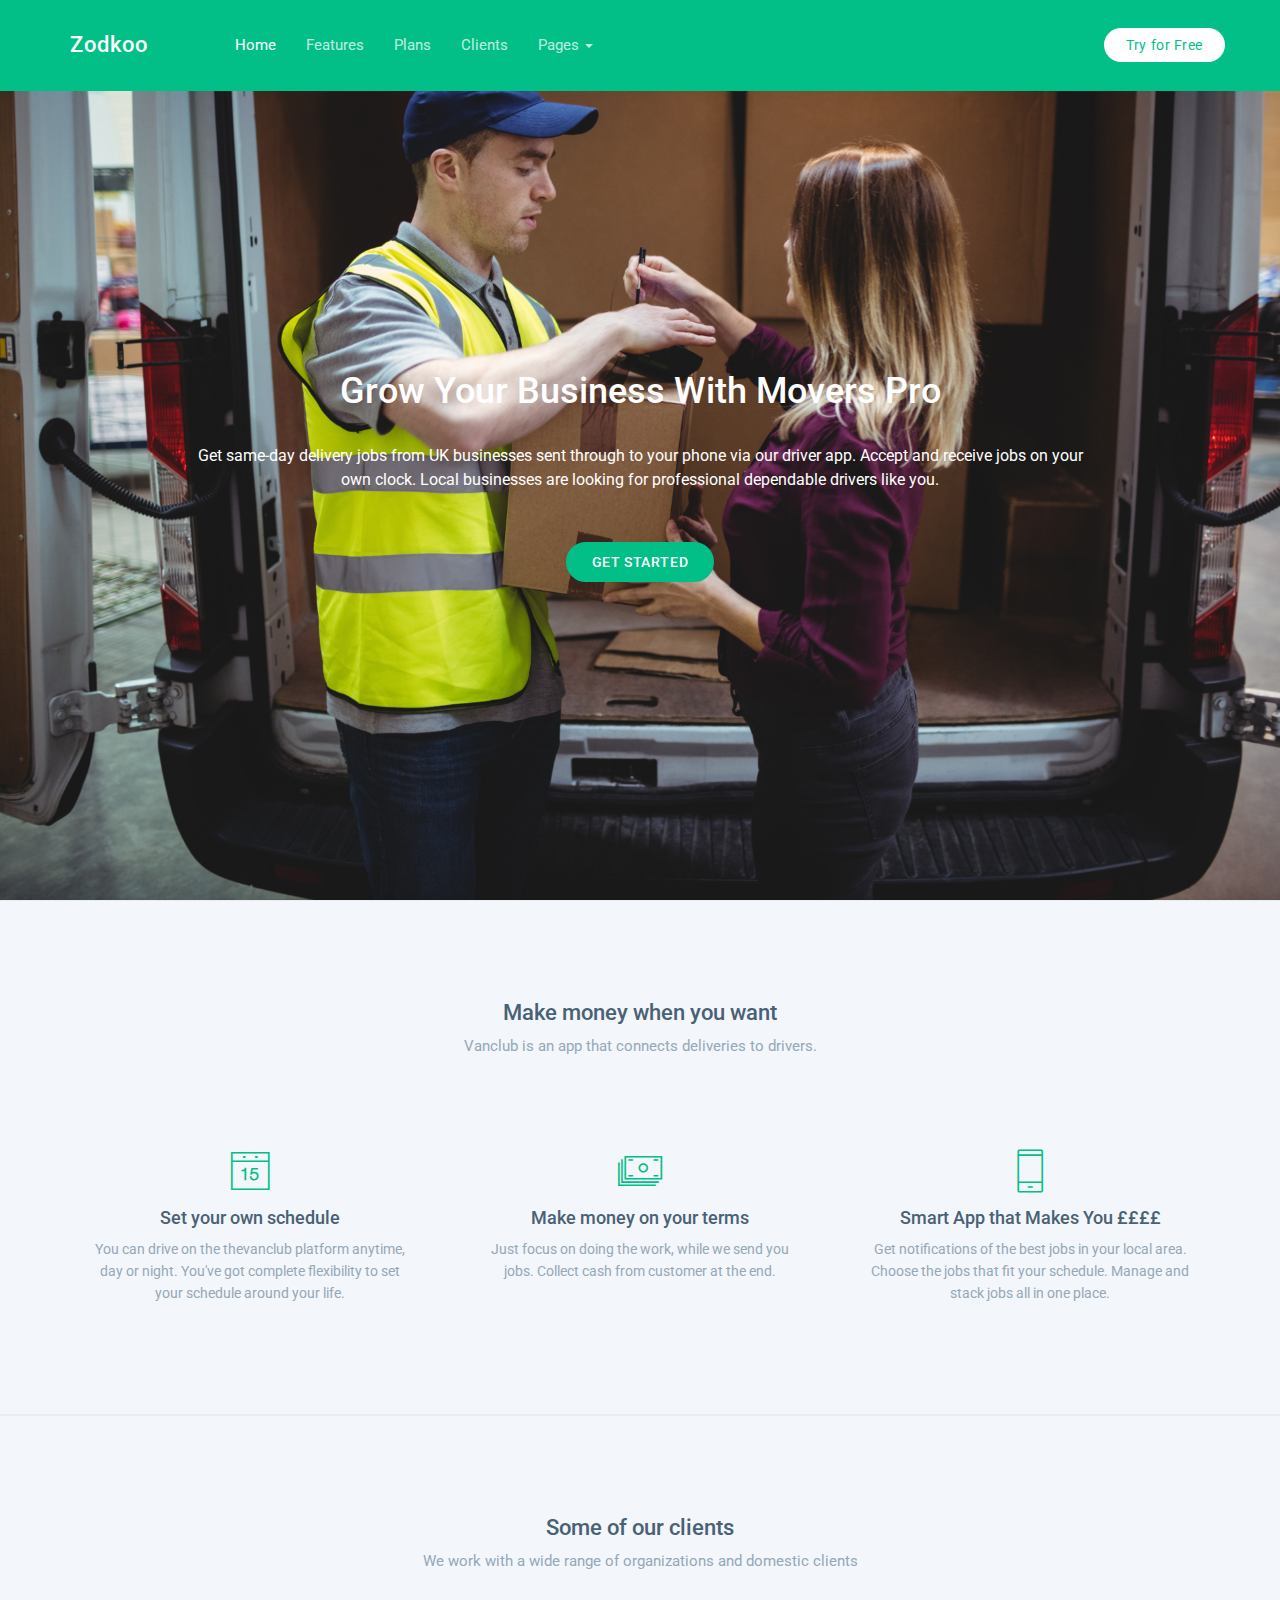
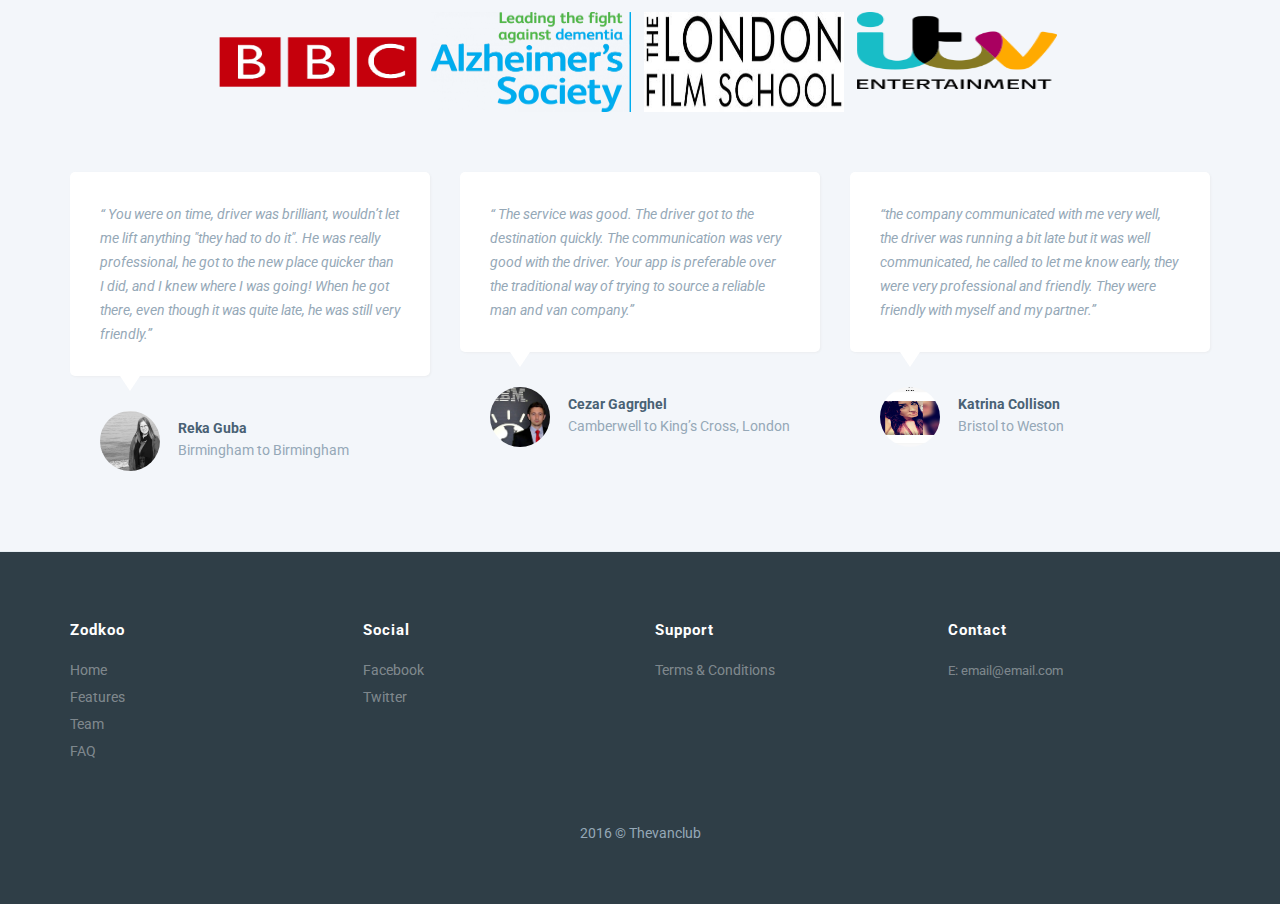
<file: light/jobs.html>
<!DOCTYPE html>
<html lang="en">
    <head>
        <meta charset="utf-8" />
        <title>Zodkoo | Bootstrap Landing Template</title>
        <meta name="viewport" content="width=device-width, initial-scale=1.0, maximum-scale=1.0, user-scalable=no" />
        <meta content="A fully responsive landing page template" name="description" />
        <meta content="Coderthemes" name="author" />
        <meta http-equiv="X-UA-Compatible" content="IE=edge" />

        <link rel="shortcut icon" href="images/favicon.ico">

        <!-- Google Fonts -->
        <link href='https://fonts.googleapis.com/css?family=Pacifico' rel='stylesheet' type='text/css'>
        <link href='https://fonts.googleapis.com/css?family=Roboto:400,300,500,700' rel='stylesheet' type='text/css'>

        <!-- Bootstrap core CSS -->
        <link href="css/bootstrap.min.css" rel="stylesheet">

        <!-- Font Icons CSS -->
        <link href="css/pe-icon-7-stroke.css" rel="stylesheet">

        <!-- Custom styles for this template -->
        <link href="css/style.css" rel="stylesheet">

        <!-- Color style -->
        <link href="css/colors/default.css" rel="stylesheet">
        
        <!-- HTML5 shim and Respond.js IE8 support of HTML5 tooltipss and media queries -->
        <!--[if lt IE 9]>
          <script src="js/html5shiv.js"></script>
          <script src="js/respond.min.js"></script>
        <![endif]-->

    </head>


    <body data-spy="scroll" data-target="#navbar-menu">

        <!-- Navbar -->
        <div class="navbar navbar-custom navbar-fixed-top sticky" role="navigation" id="sticky-nav">
            <div class="container">

                <!-- Navbar-header -->
                <div class="navbar-header">

                    <!-- Responsive menu button -->
                    <button type="button" class="navbar-toggle" data-toggle="collapse" data-target=".navbar-collapse">
                        <span class="sr-only">Toggle navigation</span>
                        <span class="icon-bar"></span>
                        <span class="icon-bar"></span>
                        <span class="icon-bar"></span>
                    </button>

                    <!-- LOGO -->
                    <a class="navbar-brand logo" href="index.html">
                        Zodkoo
                    </a>

                </div>
                <!-- end navbar-header -->

                <!-- menu -->
                <div class="navbar-collapse collapse" id="navbar-menu">

                    <!-- Navbar left -->
                    <ul class="nav navbar-nav nav-custom-left">
                        <li class="active">
                            <a href="#home" class="nav-link">Home</a>
                        </li>
                        <li>
                            <a href="#features" class="nav-link">Features</a>
                        </li>
                        <li>
                            <a href="#pricing" class="nav-link">Plans</a>
                        </li>
                        <li>
                            <a href="#clients" class="nav-link">Clients</a>
                        </li>
                        <li class="dropdown">
                            <a href="#" data-toggle="dropdown">
                                Pages
                                <span class="caret"></span>
                            </a>
                            <ul class="dropdown-menu arrow">
                                <li><a href="contact.html">Contact</a></li>
                                <li><a href="faq.html">FAQ</a></li>
                                <li><a href="jobs.html">Drivers</a></li>
                            </ul>
                        </li>
                    </ul>

                    <!-- Navbar right -->
                    <ul class="nav navbar-nav navbar-right">
            
                        <li>
                            <button type="button" class="btn btn-white-fill navbar-btn-alt">Try for Free</button>
                        </li>
                    </ul>

                </div>
                <!--/Menu -->
            </div>
            <!-- end container -->
        </div>
        <!-- End navbar-custom -->



        <!-- HOME -->
        <section class="home bg-img-5" id="home">
            <div class="container">
                <div class="row">
                    <div class="col-sm-12 text-center">
                        <div class="home-fullscreen" id="home-fullscreen">
                            <div class="full-screen">
                                <div class="home-wrapper home-wrapper-alt">
                                    <h1 class="font-light">Grow Your Business With Movers Pro</h1>
                                    <h4 class="text-white">Get same-day delivery jobs from UK businesses sent through to your phone via our driver app. Accept and receive jobs on your own clock. Local businesses are looking for professional dependable drivers like you.</h4>
                                    <a data-toggle="modal" data-target="#md-default" class="btn btn-custom">Get Started</a>
                                </div>
                            </div>
                        </div>
                    </div>
                </div>
            </div>
        </section>
        <!-- END HOME -->



       


        <!-- Features -->
        <section class="section bg-light" id="features">
            <div class="container">

                <div class="row">
                    <div class="col-sm-12 text-center">
                        <h3 class="title">Make money when you want</h3>
                        <p class="text-muted sub-title">Vanclub is an app that connects deliveries to drivers.</p>
                    </div>
                </div> <!-- end row -->

                <div class="row">
                    <div class="col-sm-4">
                        <div class="features-box">
                            <i class="pe-7s-date"></i>
                            <h4>Set your own schedule</h4>
                            <p class="text-muted">You can drive on the thevanclub platform anytime, day or night. You've got complete flexibility to set your schedule around your life.</p>
                        </div>
                    </div>

                    <div class="col-sm-4">
                        <div class="features-box">
                            <i class="pe-7s-cash"></i>
                            <h4>Make money on your terms</h4>
                            <p class="text-muted">Just focus on doing the work, while we send you jobs. Collect cash from customer at the end.</p>
                        </div>
                    </div>

                    <div class="col-sm-4">
                        <div class="features-box">
                            <i class="pe-7s-phone"></i>
                            <h4>Smart App that Makes You ££££
</h4>
                            <p class="text-muted">Get notifications of the best jobs in your local area. Choose the jobs that fit your schedule. Manage and stack jobs all in one place.</p>
                        </div>
                    </div>

                </div> <!-- end row -->



            </div> <!-- end container -->
        </section>
        <!-- end Features -->


        <!-- Clients -->
        <section class="section bg-light" id="clients">
            <div class="container">
                <div class="row">
                    <div class="col-sm-12 text-center">
                        <h3 class="title">Some of our clients</h3>
                        <p class="text-muted sub-title">We work with a wide range of organizations and domestic clients</p>
                    </div>
                </div>
                <!-- end row -->

                <div class="row text-center">
                    <div class="col-sm-12">
                        <ul class="list-inline client-list">
                            <li><a href="" title="Microsoft"><img src="images/clients/bbc-logo.png" height=100 width=200 alt="clients"></a></li>
                            <li><a href="" title="Google"><img src="images/clients/alzheimers_stack_logo2.png" height=100 width=200 alt="clients"></a></li>
                            <li><a href="" title="Instagram"><img src="images/clients/LFS.jpg" height=100 width=200 alt="clients"></a></li>
                            <li><a href="" title="Converse"><img src="images/clients/itv.png" height=100 width=200 alt="clients"></a></li>
                        </ul>


                        <div class="row">
                            <div class="col-md-4">
                                <div class="testimonial-description text-left">
                                    <p class="text-muted">
                                        “ You were on time, driver was brilliant, wouldn’t let me lift anything "they had to do it". He was really professional, he got to the new place quicker than I did, and I knew where I was going! When he got there, even though it was quite late, he was still very friendly.”
                                    </p>
                                </div>

                                <div class="testimonial-user-info user-info text-left">
                                    <div class="testimonial-user-thumb user-thumb">
                                        <img src="images/user4.jpg" alt="user-thumb">
                                    </div>
                                    <div class="testimonial-user-txt user-text">
                                        <label class="testimonial-user-name user-name">Reka Guba</label>
                                        <p class="testimonial-user-position user-position text-muted"> Birmingham to Birmingham </p>
                                    </div>
                                </div>
                            </div>

                            <div class="col-md-4">
                                <div class="testimonial-description text-left">
                                    <p class="text-muted">
                                        “ The service was good. The driver got to the destination quickly. The communication was very good with the driver. Your app is preferable over the traditional way of trying to source a reliable man and van company.”
                                    </p>
                                </div>

                                <div class="testimonial-user-info user-info text-left">
                                    <div class="testimonial-user-thumb user-thumb">
                                        <img src="images/user5.jpg" alt="user-thumb">
                                    </div>
                                    <div class="testimonial-user-txt user-text">
                                        <label class="testimonial-user-name user-name">Cezar Gagrghel </label>
                                        <p class="testimonial-user-position user-position text-muted">Camberwell to King’s Cross, London</p>
                                    </div>
                                </div>
                            </div>

                            <div class="col-md-4">
                                <div class="testimonial-description text-left">
                                    <p class="text-muted">
                                        “the company communicated with me very well, the driver was running a bit late but it was well communicated, he called to let me know early, they were very professional and friendly. They were friendly with myself and my partner.”
                                    </p>
                                </div>

                                <div class="testimonial-user-info user-info text-left">
                                    <div class="testimonial-user-thumb user-thumb">
                                        <img src="images/user6.jpg" alt="user-thumb">
                                    </div>
                                    <div class="testimonial-user-txt user-text">
                                        <label class="testimonial-user-name user-name"> Katrina Collison</label>
                                        <p class="testimonial-user-position user-position text-muted">Bristol to Weston</p>
                                    </div>
                                </div>
                            </div>

                        </div>
                    </div> <!-- end Col -->

                </div><!-- end row -->

            </div>
        </section>
        <!--End  Clients -->


        <!-- Subscribe -->
    
        <!-- End Subscribe -->



        <!-- FOOTER -->
        <footer class="section bg-gray footer">
            <div class="container">
                <div class="row">
                    <div class="col-md-3 col-sm-6">
                        <h5>Zodkoo</h5>
                        <ul class="list-unstyled">
                            <li><a href="">Home</a></li>
                            <li><a href="">Features</a></li>
                            <li><a href="">Team</a></li>
                            <li><a href="">FAQ</a></li>
                        </ul>
                    </div>

                    <div class="col-md-3 col-sm-6">
                        <h5>Social</h5>
                        <ul class="list-unstyled">
                            <li><a href="">Facebook</a></li>
                            <li><a href="">Twitter</a></li>
                           
                        </ul>
                    </div>

                    <div class="col-md-3 col-sm-6">
                        <h5>Support</h5>
                        <ul class="list-unstyled">
                            <li><a href="">Terms & Conditions</a></li>
                        </ul>
                    </div>

                    <div class="col-md-3 col-sm-6">
                        <h5>Contact</h5>
                        <address>
                            E: <a href="mailto:#">email@email.com</a>
                        </address>
                    </div>

                </div> <!-- end row -->

                <div class="row">
                    <div class="col-sm-12">
                        <div class="footer-alt text-center">
                            <p class="text-muted m-b-0">2016 © Thevanclub</p>
                        </div>
                    </div>
                </div> <!-- end row -->

            </div> <!-- end container -->
        </footer>
        <!-- END FOOTER -->
        

        <!-- Back to top -->    
        <a href="#" class="back-to-top" id="back-to-top"> <i class="pe-7s-angle-up"> </i> </a>


        <!-- js placed at the end of the document so the pages load faster -->
        <script src="js/jquery-2.1.4.min.js"></script>
        <script src="js/bootstrap.min.js"></script>

        <!-- Jquery easing -->                                                      
        <script type="text/javascript" src="js/jquery.easing.1.3.min.js"></script>

        <!--sticky header-->
        <script type="text/javascript" src="js/jquery.sticky.js"></script>

        <!-- mailchimp - ajax form -->
        <script type="text/javascript" src="js/jquery.ajaxchimp.js"></script>

        <!--common script for all pages-->
        <script src="js/jquery.app.js"></script>

    </body>
</html>


<div id="md-default" tabindex="-1" role="dialog" class="modal fade">
      <div class="modal-dialog">
        <div class="modal-content">
          <div class="modal-header text-center">
            <button type="button " data-dismiss="modal" aria-hidden="true" class="close"><i class="icon s7-close"></i></button>
              <h3>Our Operating Cities</h3>
              <p>Please find the Your City in the list below click the link and fill out the form. Once this is done we will get back to you and show you how to stope earning immediatley</p>
          </div>
          <div class="modal-body">
            <!--Responsive table-->
                <div class="table-responsive text-center">
                  <table class="table table-striped table-fw-widget">
                  <tbody>
                    <tr>
                      <td><a href="https://fleetclub.typeform.com/to/GCGUtQ">London</a></td>
                    </tr>
                    <tr>
                      <td><a href="https://fleetclub.typeform.com/to/GCGUtQ">Birmingham</a></td>
                    </tr>
                    <tr>
                      <td><a href="https://fleetclub.typeform.com/to/GCGUtQ">Leicester</a></td>
                    </tr>
                    <tr>
                      <td><a href="https://fleetclub.typeform.com/to/GCGUtQ">Sheffield</a></td>
                    </tr>
                    <tr>
                      <td><a href="https://fleetclub.typeform.com/to/GCGUtQ">Derby</a></td>
                    </tr>
                    <tr>
                      <td><a href="https://fleetclub.typeform.com/to/GCGUtQ">Manchester</a></td>
                    </tr>
                    <tr>
                      <td><a href="https://fleetclub.typeform.com/to/GCGUtQ">Glasgow</a></td>
                    </tr>
                  </tbody>
                </table>
                </div>
          </div>
          <div class="modal-footer">
            <button type="button" data-dismiss="modal" class="btn btn-default">Cancel</button>
          </div>
        </div>
      </div>
    </div>
</file>
<file: Documentation/css/prettify.css>
/* Pretty printing styles. Used with prettify.js.
 *
 * This version is slight modified based on the original version.
 *
 * Name:	Stanley Ng
 * Email: 	stanleyhlng@googlegroups.com
 * 
 * Reference:
 * http://code.google.com/p/google-code-prettify/source/browse/trunk/src/prettify.css
 */
.pln {
  color: #48484C; }

.str {
  color: #DD1144; }

.kwd {
  color: #1E347B; }

.com {
  color: #93A1A1; }

.typ {
  color: teal; }

.lit {
  color: #195F91; }

.pun {
  color: #93A1A1; }

.opn {
  color: #93A1A1; }

.clo {
  color: #93A1A1; }

.tag {
  color: #008; }

.atn {
  color: teal; }

.atv {
  color: #DD1144; }

.dec {
  color: teal; }

.var {
  color: teal; }

.fun {
  color: #DC322F; }

/* Put a border around prettyprinted code snippets. */
pre.prettyprint {
  background-color: #F7F7F9;
  padding: 10px;
  border: 1px solid #E1E1E8; }

pre.prettyprint.linenums {
  box-shadow: 40px 0 0 #FBFBFC inset, 41px 0 0 #ECECF0 inset; }

/* Specify class=linenums on a pre to get line numbering */
ol.linenums {
  color: #1E347B;
  margin: 0 0 0 40px; }

ol.linenums li {
  color: #BEBEC5;
  line-height: 18px;
  padding-left: 12px;
  text-shadow: 0 1px 0 #FFFFFF; }

li.L0,
li.L1,
li.L2,
li.L3,
li.L5,
li.L6,
li.L7,
li.L8 {
  list-style-type: normal; }

/* Alternate shading for lines */
li.L1,
li.L3,
li.L5,
li.L7,
li.L9 {
  background: #eee; }
</file>
<file: Documentation/css/styles.css>
/*!
 *
 * Adminto documentation
 *
 */

@font-face {
    font-family: "WeblySleek UI";
    src: url("../fonts/ws-ui.eot");
    src: local('WeblySleek UI Regular'), url("../fonts/ws-ui.woff") format("woff");
    font-weight: 400;
}
@font-face {
    font-family: "WeblySleek UI";
    src: url("../fonts/ws-ui-semibold.eot");
    src: local('WeblySleek UI Bold'), url("../fonts/ws-ui-semibold.woff") format("woff");
    font-weight: 700;
}
@font-face {
    font-family: "WeblySleek UI";
    src: url("../fonts/ws-ui-light.eot");
    src: local('WeblySleek UI Light'), url("../fonts/ws-ui-light.woff") format("woff");
    font-weight: 100;
}

body {
  font-family: 'WeblySleek UI', 'Segoe UI', 'Helvetica Neue', Arial, sans-serif;
  font-weight: 400;
  color: #666;
  background-color: #edf0f0;
  font-size: 14px;
  line-height: 22px;
  overflow-x:hidden;
}
a {
  color: inherit;
}
a:hover,
a:focus {
  color: #253138;
  outline: none;
  text-decoration: none;
}

ol li {
    line-height: 26px !important;
}

.p-t-20 {
	padding-top: 2em;
}

.p-t-50 {
  padding-top: 5em;
}
.list-none {
  list-style: none;
}

.navbar-default {
	border: none;
  margin-bottom: 0px;
  background-color: #253138;
  box-shadow: 0 2px 5px 0 rgba(0, 0, 0, 0.16), 0 2px 10px 0 rgba(0, 0, 0, 0.12);
  border-radius: 0px;
	padding-top: 4px;
	padding-bottom: 4px;
}

.navbar-brand {
	height: auto;
	font-weight: 700;
	font-size: 20px;
  color: #fff !important;
}

.bg-dark {
  background-color: #0c1021;
}

.copy {
  padding: 20px 0px 0px 0px;
}

/* Toggle Styles */


/* this css is taken from Start Bootstrap - Simple Sidebar HTML Template (http://startbootstrap.com) */
#wrapper {
	margin-top: 50px;
    padding-left: 0;
    -webkit-transition: all 0.5s ease;
    -moz-transition: all 0.5s ease;
    -o-transition: all 0.5s ease;
    transition: all 0.5s ease;
}

#wrapper.toggled {
    padding-left: 250px;
}

#sidebar-wrapper {
    background: #ffffff;
    box-shadow: 0 1px 3px rgba(0, 0, 0, 0.15);
    z-index: 1000;
    position: fixed;
    left: 250px;
    width: 0;
    height: 100%;
    margin-left: -250px;
    overflow-y: auto;
    -webkit-transition: all 0.5s ease;
    -moz-transition: all 0.5s ease;
    -o-transition: all 0.5s ease;
    transition: all 0.5s ease;
}

#wrapper.toggled #sidebar-wrapper {
    width: 250px;
}

#page-content-wrapper {
    width: 100%;
    position: absolute;
    padding: 15px;
}

#wrapper.toggled #page-content-wrapper {
    position: absolute;
    margin-right: -250px;
}

/* Sidebar Styles */

.sidebar-nav {
    position: absolute;
    top: 0;
    width: 250px;
    margin: 0;
    padding: 0;
    list-style: none;
    top: 2em;
}

.sidebar-nav li {
    text-indent: 20px;
    line-height: 40px;
}

.sidebar-nav li a {
    display: block;
    text-decoration: none;
    color: #444;
    font-weight: 700;
}

.sidebar-nav li a:hover {
    text-decoration: none;
    color: #111;
    background: rgba(0,0,0,0.05);
}

.sidebar-nav li a:active,
.sidebar-nav li a:focus {
    text-decoration: none;
}

.sidebar-nav > .sidebar-brand {
    height: 65px;
    font-size: 18px;
    line-height: 60px;
}

.sidebar-nav > .sidebar-brand a {
    color: #999999;
}

.sidebar-nav > .sidebar-brand a:hover {
    color: #fff;
    background: none;
}

@media(min-width:768px) {
    #wrapper {
        padding-left: 250px;
    }

    #wrapper.toggled {
        padding-left: 0;
    }

    #sidebar-wrapper {
        width: 250px;
    }

    #wrapper.toggled #sidebar-wrapper {
        width: 0;
    }

    #page-content-wrapper {
        padding: 20px;
        position: relative;
    }

    #wrapper.toggled #page-content-wrapper {
        position: relative;
        margin-right: 0;
    }
}

/* right bar */
.right-bar {
  background-color: #fff;
  padding: 10px 30px;
  margin-top: 20px;
  font-size: 15px;
}

.page-header {
  padding-bottom: 9px;
  margin: 40px 0 20px;
  border-bottom: 1px solid #eee;
  font-weight: 700;
}

.com-container {
	padding-bottom: 5em;
}

#plugin-list li,#plugin-list li a {
  font-size: 15px;
}
</file>
<file: light/css/pe-icon-7-stroke.css>
@font-face {
	font-family: 'Pe-icon-7-stroke';
	src:url('../fonts/Pe-icon-7-stroke.eot?d7yf1v');
	src:url('../fonts/Pe-icon-7-stroke.eot?#iefixd7yf1v') format('embedded-opentype'),
		url('../fonts/Pe-icon-7-stroke.woff?d7yf1v') format('woff'),
		url('../fonts/Pe-icon-7-stroke.ttf?d7yf1v') format('truetype'),
		url('../fonts/Pe-icon-7-stroke.svg?d7yf1v#Pe-icon-7-stroke') format('svg');
	font-weight: normal;
	font-style: normal;
}

[class^="pe-7s-"], [class*=" pe-7s-"] {
	display: inline-block;
	font-family: 'Pe-icon-7-stroke';
	speak: none;
	font-style: normal;
	font-weight: normal;
	font-variant: normal;
	text-transform: none;
	line-height: 1;

	/* Better Font Rendering =========== */
	-webkit-font-smoothing: antialiased;
	-moz-osx-font-smoothing: grayscale;
}

.pe-7s-album:before {
	content: "\e6aa";
}
.pe-7s-arc:before {
	content: "\e6ab";
}
.pe-7s-back-2:before {
	content: "\e6ac";
}
.pe-7s-bandaid:before {
	content: "\e6ad";
}
.pe-7s-car:before {
	content: "\e6ae";
}
.pe-7s-diamond:before {
	content: "\e6af";
}
.pe-7s-door-lock:before {
	content: "\e6b0";
}
.pe-7s-eyedropper:before {
	content: "\e6b1";
}
.pe-7s-female:before {
	content: "\e6b2";
}
.pe-7s-gym:before {
	content: "\e6b3";
}
.pe-7s-hammer:before {
	content: "\e6b4";
}
.pe-7s-headphones:before {
	content: "\e6b5";
}
.pe-7s-helm:before {
	content: "\e6b6";
}
.pe-7s-hourglass:before {
	content: "\e6b7";
}
.pe-7s-leaf:before {
	content: "\e6b8";
}
.pe-7s-magic-wand:before {
	content: "\e6b9";
}
.pe-7s-male:before {
	content: "\e6ba";
}
.pe-7s-map-2:before {
	content: "\e6bb";
}
.pe-7s-next-2:before {
	content: "\e6bc";
}
.pe-7s-paint-bucket:before {
	content: "\e6bd";
}
.pe-7s-pendrive:before {
	content: "\e6be";
}
.pe-7s-photo:before {
	content: "\e6bf";
}
.pe-7s-piggy:before {
	content: "\e6c0";
}
.pe-7s-plugin:before {
	content: "\e6c1";
}
.pe-7s-refresh-2:before {
	content: "\e6c2";
}
.pe-7s-rocket:before {
	content: "\e6c3";
}
.pe-7s-settings:before {
	content: "\e6c4";
}
.pe-7s-shield:before {
	content: "\e6c5";
}
.pe-7s-smile:before {
	content: "\e6c6";
}
.pe-7s-usb:before {
	content: "\e6c7";
}
.pe-7s-vector:before {
	content: "\e6c8";
}
.pe-7s-wine:before {
	content: "\e6c9";
}
.pe-7s-cloud-upload:before {
	content: "\e68a";
}
.pe-7s-cash:before {
	content: "\e68c";
}
.pe-7s-close:before {
	content: "\e680";
}
.pe-7s-bluetooth:before {
	content: "\e68d";
}
.pe-7s-cloud-download:before {
	content: "\e68b";
}
.pe-7s-way:before {
	content: "\e68e";
}
.pe-7s-close-circle:before {
	content: "\e681";
}
.pe-7s-id:before {
	content: "\e68f";
}
.pe-7s-angle-up:before {
	content: "\e682";
}
.pe-7s-wristwatch:before {
	content: "\e690";
}
.pe-7s-angle-up-circle:before {
	content: "\e683";
}
.pe-7s-world:before {
	content: "\e691";
}
.pe-7s-angle-right:before {
	content: "\e684";
}
.pe-7s-volume:before {
	content: "\e692";
}
.pe-7s-angle-right-circle:before {
	content: "\e685";
}
.pe-7s-users:before {
	content: "\e693";
}
.pe-7s-angle-left:before {
	content: "\e686";
}
.pe-7s-user-female:before {
	content: "\e694";
}
.pe-7s-angle-left-circle:before {
	content: "\e687";
}
.pe-7s-up-arrow:before {
	content: "\e695";
}
.pe-7s-angle-down:before {
	content: "\e688";
}
.pe-7s-switch:before {
	content: "\e696";
}
.pe-7s-angle-down-circle:before {
	content: "\e689";
}
.pe-7s-scissors:before {
	content: "\e697";
}
.pe-7s-wallet:before {
	content: "\e600";
}
.pe-7s-safe:before {
	content: "\e698";
}
.pe-7s-volume2:before {
	content: "\e601";
}
.pe-7s-volume1:before {
	content: "\e602";
}
.pe-7s-voicemail:before {
	content: "\e603";
}
.pe-7s-video:before {
	content: "\e604";
}
.pe-7s-user:before {
	content: "\e605";
}
.pe-7s-upload:before {
	content: "\e606";
}
.pe-7s-unlock:before {
	content: "\e607";
}
.pe-7s-umbrella:before {
	content: "\e608";
}
.pe-7s-trash:before {
	content: "\e609";
}
.pe-7s-tools:before {
	content: "\e60a";
}
.pe-7s-timer:before {
	content: "\e60b";
}
.pe-7s-ticket:before {
	content: "\e60c";
}
.pe-7s-target:before {
	content: "\e60d";
}
.pe-7s-sun:before {
	content: "\e60e";
}
.pe-7s-study:before {
	content: "\e60f";
}
.pe-7s-stopwatch:before {
	content: "\e610";
}
.pe-7s-star:before {
	content: "\e611";
}
.pe-7s-speaker:before {
	content: "\e612";
}
.pe-7s-signal:before {
	content: "\e613";
}
.pe-7s-shuffle:before {
	content: "\e614";
}
.pe-7s-shopbag:before {
	content: "\e615";
}
.pe-7s-share:before {
	content: "\e616";
}
.pe-7s-server:before {
	content: "\e617";
}
.pe-7s-search:before {
	content: "\e618";
}
.pe-7s-film:before {
	content: "\e6a5";
}
.pe-7s-science:before {
	content: "\e619";
}
.pe-7s-disk:before {
	content: "\e6a6";
}
.pe-7s-ribbon:before {
	content: "\e61a";
}
.pe-7s-repeat:before {
	content: "\e61b";
}
.pe-7s-refresh:before {
	content: "\e61c";
}
.pe-7s-add-user:before {
	content: "\e6a9";
}
.pe-7s-refresh-cloud:before {
	content: "\e61d";
}
.pe-7s-paperclip:before {
	content: "\e69c";
}
.pe-7s-radio:before {
	content: "\e61e";
}
.pe-7s-note2:before {
	content: "\e69d";
}
.pe-7s-print:before {
	content: "\e61f";
}
.pe-7s-network:before {
	content: "\e69e";
}
.pe-7s-prev:before {
	content: "\e620";
}
.pe-7s-mute:before {
	content: "\e69f";
}
.pe-7s-power:before {
	content: "\e621";
}
.pe-7s-medal:before {
	content: "\e6a0";
}
.pe-7s-portfolio:before {
	content: "\e622";
}
.pe-7s-like2:before {
	content: "\e6a1";
}
.pe-7s-plus:before {
	content: "\e623";
}
.pe-7s-left-arrow:before {
	content: "\e6a2";
}
.pe-7s-play:before {
	content: "\e624";
}
.pe-7s-key:before {
	content: "\e6a3";
}
.pe-7s-plane:before {
	content: "\e625";
}
.pe-7s-joy:before {
	content: "\e6a4";
}
.pe-7s-photo-gallery:before {
	content: "\e626";
}
.pe-7s-pin:before {
	content: "\e69b";
}
.pe-7s-phone:before {
	content: "\e627";
}
.pe-7s-plug:before {
	content: "\e69a";
}
.pe-7s-pen:before {
	content: "\e628";
}
.pe-7s-right-arrow:before {
	content: "\e699";
}
.pe-7s-paper-plane:before {
	content: "\e629";
}
.pe-7s-delete-user:before {
	content: "\e6a7";
}
.pe-7s-paint:before {
	content: "\e62a";
}
.pe-7s-bottom-arrow:before {
	content: "\e6a8";
}
.pe-7s-notebook:before {
	content: "\e62b";
}
.pe-7s-note:before {
	content: "\e62c";
}
.pe-7s-next:before {
	content: "\e62d";
}
.pe-7s-news-paper:before {
	content: "\e62e";
}
.pe-7s-musiclist:before {
	content: "\e62f";
}
.pe-7s-music:before {
	content: "\e630";
}
.pe-7s-mouse:before {
	content: "\e631";
}
.pe-7s-more:before {
	content: "\e632";
}
.pe-7s-moon:before {
	content: "\e633";
}
.pe-7s-monitor:before {
	content: "\e634";
}
.pe-7s-micro:before {
	content: "\e635";
}
.pe-7s-menu:before {
	content: "\e636";
}
.pe-7s-map:before {
	content: "\e637";
}
.pe-7s-map-marker:before {
	content: "\e638";
}
.pe-7s-mail:before {
	content: "\e639";
}
.pe-7s-mail-open:before {
	content: "\e63a";
}
.pe-7s-mail-open-file:before {
	content: "\e63b";
}
.pe-7s-magnet:before {
	content: "\e63c";
}
.pe-7s-loop:before {
	content: "\e63d";
}
.pe-7s-look:before {
	content: "\e63e";
}
.pe-7s-lock:before {
	content: "\e63f";
}
.pe-7s-lintern:before {
	content: "\e640";
}
.pe-7s-link:before {
	content: "\e641";
}
.pe-7s-like:before {
	content: "\e642";
}
.pe-7s-light:before {
	content: "\e643";
}
.pe-7s-less:before {
	content: "\e644";
}
.pe-7s-keypad:before {
	content: "\e645";
}
.pe-7s-junk:before {
	content: "\e646";
}
.pe-7s-info:before {
	content: "\e647";
}
.pe-7s-home:before {
	content: "\e648";
}
.pe-7s-help2:before {
	content: "\e649";
}
.pe-7s-help1:before {
	content: "\e64a";
}
.pe-7s-graph3:before {
	content: "\e64b";
}
.pe-7s-graph2:before {
	content: "\e64c";
}
.pe-7s-graph1:before {
	content: "\e64d";
}
.pe-7s-graph:before {
	content: "\e64e";
}
.pe-7s-global:before {
	content: "\e64f";
}
.pe-7s-gleam:before {
	content: "\e650";
}
.pe-7s-glasses:before {
	content: "\e651";
}
.pe-7s-gift:before {
	content: "\e652";
}
.pe-7s-folder:before {
	content: "\e653";
}
.pe-7s-flag:before {
	content: "\e654";
}
.pe-7s-filter:before {
	content: "\e655";
}
.pe-7s-file:before {
	content: "\e656";
}
.pe-7s-expand1:before {
	content: "\e657";
}
.pe-7s-exapnd2:before {
	content: "\e658";
}
.pe-7s-edit:before {
	content: "\e659";
}
.pe-7s-drop:before {
	content: "\e65a";
}
.pe-7s-drawer:before {
	content: "\e65b";
}
.pe-7s-download:before {
	content: "\e65c";
}
.pe-7s-display2:before {
	content: "\e65d";
}
.pe-7s-display1:before {
	content: "\e65e";
}
.pe-7s-diskette:before {
	content: "\e65f";
}
.pe-7s-date:before {
	content: "\e660";
}
.pe-7s-cup:before {
	content: "\e661";
}
.pe-7s-culture:before {
	content: "\e662";
}
.pe-7s-crop:before {
	content: "\e663";
}
.pe-7s-credit:before {
	content: "\e664";
}
.pe-7s-copy-file:before {
	content: "\e665";
}
.pe-7s-config:before {
	content: "\e666";
}
.pe-7s-compass:before {
	content: "\e667";
}
.pe-7s-comment:before {
	content: "\e668";
}
.pe-7s-coffee:before {
	content: "\e669";
}
.pe-7s-cloud:before {
	content: "\e66a";
}
.pe-7s-clock:before {
	content: "\e66b";
}
.pe-7s-check:before {
	content: "\e66c";
}
.pe-7s-chat:before {
	content: "\e66d";
}
.pe-7s-cart:before {
	content: "\e66e";
}
.pe-7s-camera:before {
	content: "\e66f";
}
.pe-7s-call:before {
	content: "\e670";
}
.pe-7s-calculator:before {
	content: "\e671";
}
.pe-7s-browser:before {
	content: "\e672";
}
.pe-7s-box2:before {
	content: "\e673";
}
.pe-7s-box1:before {
	content: "\e674";
}
.pe-7s-bookmarks:before {
	content: "\e675";
}
.pe-7s-bicycle:before {
	content: "\e676";
}
.pe-7s-bell:before {
	content: "\e677";
}
.pe-7s-battery:before {
	content: "\e678";
}
.pe-7s-ball:before {
	content: "\e679";
}
.pe-7s-back:before {
	content: "\e67a";
}
.pe-7s-attention:before {
	content: "\e67b";
}
.pe-7s-anchor:before {
	content: "\e67c";
}
.pe-7s-albums:before {
	content: "\e67d";
}
.pe-7s-alarm:before {
	content: "\e67e";
}
.pe-7s-airplay:before {
	content: "\e67f";
}
</file>
<file: light/css/style.css>
/* Theme Name: Zodkoo - Responsive Landing page template
   Author: Coderthemes
   Author e-mail: coderthemes@gmail.com
   Version: 1.2.0
   Created: May 2016
   File Description:Main CSS file of the template
*/

/*------------------------------------------------------------------

[Table of contents]

1. Reset
2. Helper classes 
3. Buttons
4. Dropdown
5. Navbar Custom
6. Home
7. FEATURES
8. Pricing
9. Testimonials
10. SUBSCRIBE
11. Footer
12. Other pages CSS
    12.1 Contact
    12.2 Team
    12.3 FAQ
    12.4 JOB
    12.5 Intro Form
13. Responsive

-------------------------------------------------------------------*/


/*======= 1.Reset ======== */
body {
  font-family: 'Roboto', sans-serif;
  color: #496174;
  background: #fff;
  font-size: 14px;
  line-height: 22px;
  overflow-x:hidden;
}

::selection{
  background: rgba(249, 230, 5, 0.5);
  color: #496174;
}

::-moz-selection {
  background: rgba(249, 230, 5, 0.5);
  color: #496174;
}

a:hover,a:focus,.a:active {
  text-decoration: none;
  outline: none !important;
}

/* Back to top */
.back-to-top {
  width: 30px;
  height: 30px;
  position: fixed;
  bottom: 10px;
  right: 20px;
  display: none;
  text-align: center;
  z-index: 10000;
  -webkit-border-radius: 3px;
  -moz-border-radius: 3px;
  border-radius: 3px;
  background-color: #496174;
}

.back-to-top i {
  color: #fff;
  font-size: 22px;
  display: block;
  line-height: 30px;
}


/*======= 2.Helper classes ======== */
.section {
  padding-top: 100px;
  padding-bottom: 80px;
}

.sub-title {
  margin-bottom: 40px;
  font-size: 15px;
}

.title {
  font-size: 22px;
  margin-top: 0;
}

.text-white {
  color: #ffffff !important;
}

.text-muted {
  color: #95A8B7;
}

.text-light {
  color: rgba(255, 255, 255, 0.7);
}

.font-light {
  font-weight: 500;
    color: white;
}

.bg-light {
  background-color: #f3f6fa;
  border-top: 1px solid #E6EDF3;
  border-bottom: 1px solid #E6EDF3;
}

.m-t-20 {
  margin-top: 20px;
}

.m-t-0 {
  margin-top: 0px !important;
}

.m-b-0 {
  margin-bottom: 0px;
}

.p-0 {
  padding: 0px !important;
}

.w-full {
  width: 100% !important;
}

/* Background Images */
.bg-img-1 {
  background: url("../images/bg5.jpg") no-repeat;
  background-size: cover;
}
.bg-img-2 {
  background: url("../images/bg3.jpg") center no-repeat;
  background-size: cover;
}

.bg-img-5 {
  background: url("../images/bg6.jpg") center no-repeat;
  background-size: cover;
}

/*======= 3.Buttons ======= */
.btn {
  border-radius: 2px;
  padding: 8px 16px;
  outline: none !important;
  box-shadow: none !important;
}

.btn-sm {
  padding: 5px 10px !important;
}

.btn-white-fill {
  padding: 8px 24px !important;
  background-color: #ffffff;
  border: 2px solid rgba(255, 255, 255, 0.75) !important;
  border-radius: 50px;
  font-weight: 500;
  text-transform: uppercase;
  letter-spacing: 0.04em;
}

.btn-white-fill:hover {
  border: 2px solid rgba(255, 255, 255, 0.75) !important;
  background-color: transparent;
  color: #ffffff !important;
}

.btn-white-bordered {
  padding: 8px 24px !important;
  background-color: transparent !important;
  border: 2px solid rgba(255, 255, 255, 0.75) !important;
  color: #ffffff;
  border-radius: 50px;
  font-weight: 500;
  text-transform: uppercase;
  letter-spacing: 0.04em;
}

.btn-white-bordered:hover {
  background-color: #ffffff !important;
}

.btn-custom {
  padding: 8px 24px !important;
  color: #ffffff !important;
  border-radius: 50px;
  font-weight: 500;
  text-transform: uppercase;
  letter-spacing: 0.04em;
}

.btn-custom:hover {
  background-color: transparent !important;
}

.video-btn {
  color: #ffffff !important;
  letter-spacing: 1px;
  outline: none !important;
}

.video-btn i {
  margin-right: 7px;
  width: 20px;
  height: 20px;
  border: 2px solid #fff;
  border-radius: 50%;
  line-height: 17px;
  vertical-align: middle;
  text-align: center;
  font-size: 12px;
  padding-left: 3px;
  margin-left: -12px;
}

/*======= 4.Dropdown ======= */
.dropdown-menu {
  box-shadow: none;
  padding: 4px;
  border-radius: 4px !important;
  -webkit-animation: dropdownOpen 0.3s ease-out;
  -o-animation: dropdownOpen 0.3s ease-out;
  animation: dropdownOpen 0.3s ease-out;
  border: 2px solid #eee;
}

.dropdown-menu > li > a {
  padding: 6px 20px;
  font-size: 15px !important;
  color: #496174 !important;
}

.dropdown-menu>li>a:focus, .dropdown-menu>li>a:hover {
  color: #ffffff !important;
}

@-webkit-keyframes dropdownOpen {
  0% {
    -webkit-transform: scale(0);
    -ms-transform: scale(0);
    -o-transform: scale(0);
    transform: scale(0);
    opacity: 0;
  }
  100% {
    -webkit-transform: scale(1);
    -ms-transform: scale(1);
    -o-transform: scale(1);
    transform: scale(1);
    opacity: 1;
  }
}
@keyframes dropdownOpen {
  0% {
    -webkit-transform: scale(0);
    -ms-transform: scale(0);
    -o-transform: scale(0);
    transform: scale(0);
    opacity: 0;
  }
  100% {
    -webkit-transform: scale(1);
    -ms-transform: scale(1);
    -o-transform: scale(1);
    transform: scale(1);
    opacity: 1;
  }
}

/* Modals */
.modal .modal-dialog .modal-content {
  -moz-box-shadow: none;
  -webkit-box-shadow: none;
  border-color: #DDDDDD;
  border-radius: 2px;
  box-shadow: none;
  padding: 25px;
}

.modal .modal-dialog .modal-content .modal-header {
  border-bottom-width: 2px;
  margin: 0;
  padding: 0;
  padding-bottom: 15px;
}

.modal .modal-dialog .modal-content .modal-body {
  padding: 20px 0;
}

.modal .modal-dialog .modal-content .modal-footer {
  padding: 0;
  padding-top: 15px;
}

/*===== 5. Navbar Custom ======*/

.navbar-custom {
  width: 100%;
  border-radius: 0px;
  z-index: 999;
  padding: 20px 0px;
  margin-bottom: 0px;
  -webkit-transition: all 0.5s ease-in-out;
  -moz-transition: all 0.5s ease-in-out;
  -o-transition: all 0.5s ease-in-out;
  transition: all 0.5s ease-in-out;
}

.navbar-custom .navbar-nav li a {
  color: rgba(255, 255, 255, 0.75);
  font-size: 15px;
  margin: 5px 0px;
}

.navbar-custom .nav>li>a:focus,.navbar-custom .nav>li>a:hover,.navbar-custom .navbar-nav li.active a {
  background-color: transparent;
  color: #ffffff;
}

.navbar-toggle .icon-bar {
  background-color: #ffffff;
}

.navbar-btn-alt {
  padding: 5px 20px !important;
  text-transform: none !important;
  font-weight: 400;
  margin-top: 8px !important;
}

.logo {
  font-weight: 500;
  font-size: 22px;
  color: #ffffff !important;
  letter-spacing: 1px;
}

.navbar-toggle {
  font-size: 30px;
}

.navbar-custom .btn-custom {
  margin-top: 8px;
  margin-left: 20px;
}

.nav .open>a, .nav .open>a:focus, .nav .open>a:hover {
  background-color: transparent;
  border-color: #337ab7;
}

.sticky-wrapper {
	position: absolute;
	width: 100%;
}

.sticky-wrapper.is-sticky .navbar-custom {
	padding: 10px 0px !important;
}



/*======= 6. Home =======*/

.home-fullscreen {
  height: 100%;
  min-height: 400px;
}

.home-wrapper {
  padding: 200px 0px 150px 0px;
}

.home-sm {
  padding: 175px 0px 125px 0px !important;
}
.home-sm .h1 {
  margin-top: 30px !important;
}
.home-wrapper-alt{
  display: table-cell;
  vertical-align: middle;
}

.home-wrapper h1{
  line-height: 46px;
  width: 70%;
  margin: 0 auto;
}

.home-wrapper h4 {
  line-height: 24px;
  font-size: 16px;
  font-weight: 400;
  width: 80%;
  margin: 30px auto 50px auto;
}

.full-screen {
  display: table;
  height: 100%;
  width: 100%;
}

.or-space {
  margin: 0 20px;
}

iframe {
  max-width: 100%;
}

.frame-border {
  border: 9px solid rgba(0, 0, 0, 0.3);
  webkit-border-radius: 5px 5px 5px 5px;
  -moz-border-radius: 5px 5px 5px 5px;
  border-radius: 5px 5px 5px 5px;
}

/* ==== 7. FEATURES ==== */

.feat-description p {
  margin-top: 20px;
  margin-bottom: 20px;
  line-height: 26px;
}

.feat-description h4 {
  font-weight: 300;
  line-height: 28px;
}

.title-box-icon i {
  font-size: 48px;
  margin-bottom: 20px;
}

.title-box-icon h3 {
  margin-bottom: 70px;
}

.features-box {
  margin-top: 30px;
  padding: 20px;
  text-align: center;
}

.features-box i {
  font-size: 48px;
}



/* ==== 8. Pricing === */

.pricing-column {
  position: relative;
  margin-bottom: 40px;
}

.pricing-column .inner-box {
  position: relative;
  margin: 20px auto 0px auto;
  max-width: 320px;
  padding: 0px 30px 50px;
  border: 2px solid #95A8B7;
}

.inner-box p {
  padding: 0px 20px;
  text-align: center;
  font-size: 15px;
  line-height: 26px;
  color: #7f7f7f;
  margin-bottom: 30px;
}

.inner-box.active {
  -webkit-transform: scale(1.05);
      -ms-transform: scale(1.05);
          transform: scale(1.05);
}

.pricing-column .plan-header {
  position: relative;
  padding: 30px 20px 25px;
}

.pricing-column .plan-title {
  font-size: 16px;
  margin-bottom: 10px;
  text-transform: uppercase;
  letter-spacing: 1px;
  font-weight: 400;
}

.pricing-column .plan-price {
  font-size: 38px;
  margin-bottom: 10px;
  font-weight: 700;
}

.pricing-column .plan-duration {
  font-size: 13px;
  color: #98a6ad;
}

.pricing-column .plan-stats {
  position: relative;
  padding: 30px 20px 15px;
}

.pricing-column .plan-stats li {
  margin-bottom: 15px;
  line-height: 24px;
}

.pricing-column .plan-stats li i {
  font-size: 18px;
  width: 26px;
  vertical-align: middle;
}



/* === 9.Testimonials === */

.testimonial-description {
  margin-top: 50px;
  border-radius: 5px;
  padding: 30px 30px 20px 30px;
  position: relative;
  background-color: #ffffff;
  box-shadow: 1px 1px 2px rgba(222, 222, 222, 0.32);
}

.testimonial-description:after {
  content: "";
  bottom: -15px;
  left: 50px;
  position: absolute;
  width: 0;
  height: 0;
  border-top: 15px solid #fff;
  border-left: 10px solid transparent;
  border-right: 10px solid transparent;
}

.testimonial-description p {
  line-height: 24px;
  font-size: 14px;
  font-style: italic;
}

.testimonial-user-thumb img{
  border-radius:50%;
  width: 60px;
  height: 60px;
}

.testimonial-user-name {
  margin-bottom: 0px;
}

.user-thumb,
.user-text{
  display: inline-block;
  vertical-align:bottom;
}

.user-thumb{
  margin-right:15px;
}

.testimonial-user-info{
  padding-left:30px;
  margin-top: 35px;
}

.user-position{
  font-weight:400;
  display: block;
}


/* === 10. SUBSCRIBE === */

.input-subscribe {
  background-color: transparent;
  color: #fff;
  border: 2px solid rgba(255, 255, 255, 0.4);
  height: 50px;
  padding-left: 20px;
  box-shadow: none !important;
  margin-bottom: 10px;
}

.input-subscribe:focus {
  border: 2px solid rgba(255, 255, 255, 0.6);
}

input.input-subscribe::-webkit-input-placeholder {
  color: rgba(255, 255, 255, 0.4);
  font-weight: normal;
}

input.input-subscribe:-moz-placeholder {
  color: rgba(255, 255, 255, 0.4);
}

input.input-subscribe::-moz-placeholder {
  color: rgba(255, 255, 255, 0.4);
}

input.input-subscribe:-ms-input-placeholder {
  color: rgba(255, 255, 255, 0.4);
}

label.valid {
  color: #ffffff;
  font-weight: normal;
  margin: 10px 0;
}


/*======= 11 Footer =======*/

.footer {
  padding-top: 60px;
  padding-bottom: 60px;
  background-color: #2f3e47;
}

.footer h5{
  color: #ffffff;
  font-size: 15px;
  margin-bottom: 20px;
  font-weight: 700;
  letter-spacing: 1px;
}

.footer a{
  color: rgba(255, 255, 255, 0.4);;
}

.footer a:hover{
  color: rgba(255, 255, 255, 0.6);;
}

.footer ul li {
  margin: 5px 0px;
}

.footer-alt {
  margin-top: 30px;
  padding-top: 20px;
}

.footer address {
  color: rgba(255, 255, 255, 0.4);
  line-height: 24px;
  font-size: 13px;
}


/* == 12. Other pages CSS === */

.header-title-box {
  padding-top: 190px;
  padding-bottom: 155px
}

.header-title-box h3 {
  font-size: 30px;
  font-weight: 300;
}

.title-about h3 {
  margin-bottom: 30px;
}

.wide-img-showcase-row {
  position: relative;
}

.no-padding.img {
  background: url(../images/showcase-1.jpg) scroll center no-repeat;
  background-size: cover;
  position: absolute;
  height: 100%;
}

.no-padding.img-2 {
  background: url(../images/showcase-2.jpg) scroll center no-repeat;
  background-size: cover;
  position: absolute;
  height: 100%;
}

.about-detail-img-box {
  padding: 15% 0;
}


/* == 12.1 Contact ==*/
textarea {
  max-width: 100%;
}

.contact-form .form-control {
  height: 42px;
  box-shadow: none;
  border: 2px solid rgba(40, 40, 46, 0.3);
}

textarea.form-control {
  height: auto !important;
}

.error {
  margin: 8px 0px;
  display: none;
  color: red;
  font-weight: normal;
}

#ajaxsuccess {
  font-size: 16px;
  width: 100%;
  display: none;
  clear: both;
  margin: 8px 0px;
}

.contact-box {
  padding: 30px;
}

.contact-detail {
  margin-bottom: 40px;
}
.contact-detail i{
  float: left;
  width: 40px;
  font-size: 24px;
}

.contact-detail p,.contact-detail address{
  overflow: hidden;
}

.contact-detail a {
  color: #496174;
}
.parsley-error {
  border: 2px solid red !important;
}
.parsley-errors-list {
  padding-left: 0px;
}
.parsley-errors-list li {
  list-style: none;
  color: red;
  margin-top: 3px;
  font-size: 13px;
}

/*== 12.2 Team ==*/

.team img {
  max-width: 240px;
  margin: 0px auto;
  background-color: #fafafa;
}

.team .team-member {
  margin: 30px 0px;
}

.team .team-member h4 {
  padding-top: 10px;
  margin-bottom: 5px;
}

.team .team-member p {
  margin-bottom: 0px;
}

/* ==== 12.3 FAQ ==== */
.question {
  margin-top: 40px;
  font-weight: 400;
  font-size: 16px;
}

/* === 12.4 JOB ===*/
.job-box {
  padding: 20px 30px;
  background-color: #f3f6fa;
  border: 1px solid #E6EDF3;
  border-radius: 5px;
  margin-bottom: 30px;
}

.job-box h5 {
  font-size: 16px;
  font-weight: 400;
  margin-bottom: 15px;
}

.btn-job {
  padding: 6px 20px !important;
  font-size: 12px;
  text-transform: none;
  margin-top: 10px;
}

/* == 12.5 Intro Form ===*/
.intro-form {
  background-color: #ffffff;
  padding: 30px;
  border-radius: 5px;
  -webkit-box-shadow: 0px 22px 45px -15px rgba(0,0,0,0.5) !important;
  -moz-box-shadow: 0px 22px 45px -15px rgba(0,0,0,0.5) !important;
  box-shadow: 0px 22px 45px -15px rgba(0,0,0,0.5) !important;
}

.intro-form h3{
  color: #949799;
  font-size: 20px;
  font-weight: 600;
  text-transform: uppercase;
  margin-bottom: 30px;
  margin-top: 0px;
}

.intro-form input {
  border: 1px solid #eee;
  height: 38px;
  box-shadow: none !important;
}


.intro-form .form-group:last-of-type {
  margin-bottom: 0;
}




/*======= 13. Responsive ======*/
@media (min-width: 768px) {
  .nav-custom-left {
    margin-left: 5%;
  }
  .navbar-nav>li>a {
    padding-top: 10px;
    padding-bottom: 10px;
  }
}

@media (max-width: 767px) {
  .no-padding.img,.no-padding.img-2 {
    position: relative;
    height: 300px;
  }
  .video-wrapper {
    padding-top: 50px;
  }
  .intro-form {
    margin-top: 50px;
  }
  .feat-description {
    margin-bottom: 50px;
    text-align: center;
  }
}
</file>
<file: light/css/colors/default.css>
/* Theme Name: Zodkoo - Responsive Landing page template
   Author: Coderthemes
   Author e-mail: coderthemes@gmail.com
   Version: 1.1.0
   Created: May 2016
   Last Update: Jun 2016
   File Description:Color CSS file of the template
*/


.back-to-top:hover,.bg-custom,.btn-custom,.dropdown-menu>li>a:focus, .dropdown-menu>li>a:hover,
.navbar-custom  {
  background-color: #01bf86 !important;
}

.btn-white-fill,.text-custom,.btn-white-bordered:hover,.btn-custom:hover,.features-box i,
.pricing-column .plan-title {
  color: #01bf86 !important;
}

.btn-custom {
  border: 2px solid #01bf86 !important;
}

.intro-form input:focus {
  border: 1px solid #01bf86;
}
</file>
